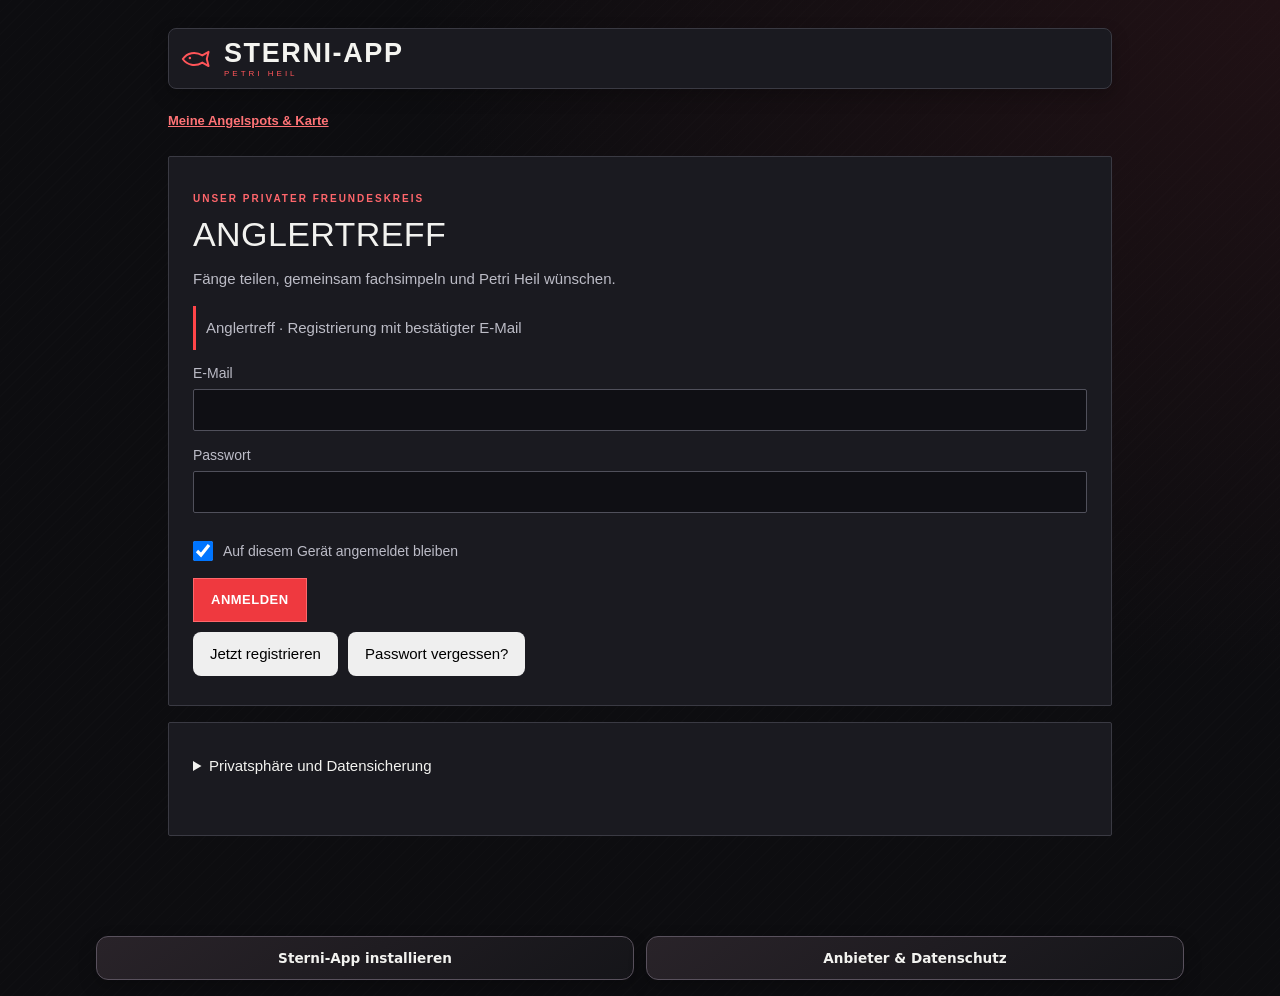
<file: anglertreff.html>
<!doctype html>
<html lang="de"><head><meta charset="utf-8"><meta name="viewport" content="width=device-width,initial-scale=1,viewport-fit=cover"><meta name="referrer" content="no-referrer"><title>Anglertreff · Sterni-App</title><link rel="stylesheet" href="./anglertreff-basis.css"><link rel="stylesheet" href="./anglertreff.css?v=return-2"><script src="./anglertreff-config.js" defer></script><script src="./anglertreff-hinweis.js?v=anglertreff-foto-1" defer></script><script src="./js/visitor-tracker.js" defer></script><script src="./anglertreff.js?v=auth-self-2" defer></script><link rel="stylesheet" href="./quiz-live.css?v=duell-status-1"><script src="./js/quiz-online.js?v=duell-status-1" defer></script><link rel="stylesheet" href="./legal-footer.css"><link rel="stylesheet" href="./responsive.css"></head>
<body class="treff-page"><style>.treff-top-return{display:none!important}.treff-topbar{margin:0 0 12px!important;padding:0!important;background:transparent!important;border:0!important}.treff-page .treff-topbar .treff-return-brand{display:flex!important;align-items:center!important;justify-content:flex-start!important;gap:11px!important;width:100%!important;min-height:61px!important;padding:9px 12px!important;border:1px solid #3a3a43!important;border-radius:8px!important;background:#1a1a20!important;color:#f4f4f0!important;text-decoration:none!important;box-shadow:0 7px 18px #0000003d}.treff-page .treff-topbar .treff-return-brand:hover{border-color:#ff4549!important;background:linear-gradient(140deg,#3c282f,#1c181e)!important}.treff-bottom-return{display:none!important}</style><main><p class="treff-top-return"><a class="text-button" href="./#start">← Zur Startseite</a></p>
<nav class="treff-topbar" aria-label="Sterni-App Navigation"><a class="treff-return-brand" href="./#start" aria-label="Zur Sterni-App Startseite"><svg viewBox="0 0 36 24" aria-hidden="true" fill="none" stroke="currentColor" stroke-width="2.2" stroke-linecap="round" stroke-linejoin="round"><path d="M2 12c5-7 14-9 22-4l7-4-2 8 2 8-7-4c-8 5-17 3-22-4Z"/><circle cx="10" cy="11" r="1.4" fill="currentColor" stroke="none"/></svg><span class="treff-return-copy"><b>STERNI-APP</b><small>PETRI HEIL</small></span></a></nav><a class="text-button" href="./#spots">Meine Angelspots &amp; Karte</a>
<section class="panel"><p class="eyebrow">UNSER PRIVATER FREUNDESKREIS</p><h1>Anglertreff</h1><p>Fänge teilen, gemeinsam fachsimpeln und Petri Heil wünschen.</p>
<p id="treff-mode"></p><p id="treff-status" role="status" aria-live="polite"></p>
<div id="treff-entry"><form id="treff-login" hidden><label>E-Mail<input name="email" type="email" autocomplete="username" required maxlength="254"></label><label>Passwort<input name="password" type="password" autocomplete="current-password" required maxlength="128"></label><label class="treff-remember"><input name="remember" type="checkbox" checked> Auf diesem Gerät angemeldet bleiben</label><button class="primary">Anmelden</button></form>
<div id="treff-access-help" hidden><button type="button" id="treff-register">Jetzt registrieren</button> <button type="button" id="treff-forgot">Passwort vergessen?</button><form id="treff-register-form" hidden><h2>Neu registrieren</h2><label>Anzeigename<input name="display_name" autocomplete="nickname" required maxlength="60"></label><label>E-Mail<input name="email" type="email" autocomplete="email" required maxlength="254"></label><label>Passwort<input name="password" type="password" autocomplete="new-password" required minlength="8" maxlength="128"></label><label>Passwort wiederholen<input name="password_confirm" type="password" autocomplete="new-password" required minlength="8" maxlength="128"></label><button class="primary">Registrierung starten</button><p>Nach der Bestätigung deiner E-Mail ist der Zugang automatisch freigeschaltet.</p></form><form id="treff-forgot-form" hidden><h2>Passwort zurücksetzen</h2><label>E-Mail<input name="email" type="email" autocomplete="email" required maxlength="254"></label><button class="primary">Link zum Zurücksetzen senden</button></form></div><button id="treff-demo" class="primary" hidden>Lokale Testvorschau öffnen</button></div>
<section id="treff-accept" hidden><h2 id="treff-accept-title">Deine Einladung</h2><p>Dieser persönliche Link ist einmalig und zeitlich begrenzt. Erst nach deinem Klick wird er eingelöst.</p><button type="button" id="treff-accept-button" class="primary">Einladung prüfen</button></section><form id="treff-password" hidden><h2 id="treff-password-title">Registrierung abschließen</h2><label>Eigenes Passwort festlegen<input name="password" type="password" autocomplete="new-password" minlength="8" maxlength="128" required></label><label>Passwort wiederholen<input name="password_confirm" type="password" autocomplete="new-password" minlength="8" maxlength="128" required></label><button class="primary">Passwort speichern und beitreten</button></form>
<div id="treff-session" hidden><p id="treff-user"></p><label id="treff-demo-switch" hidden>Testmitglied wechseln<select id="treff-person"><option value="christian">Christian (Test)</option><option value="freund">Angelfreund (Test)</option></select></label><button type="button" id="treff-change-password" hidden>Passwort ändern</button> <button id="treff-refresh" type="button">Übersicht aktualisieren</button> <button id="treff-delete-account" type="button" hidden>Konto dauerhaft löschen</button> <button id="treff-logout" type="button">Abmelden</button></div></section>
<div id="treff-content" hidden>
<p id="treff-admin-shortcut" hidden><a class="text-button" href="#treff-admin">Freundeskreis verwalten</a></p><p id="treff-stats-shortcut" hidden><a class="text-button" href="#treff-stats">Besucherstatistik</a></p>
<button id="treff-create" class="primary" type="button" aria-expanded="false">＋ Beitrag erstellen</button><section class="panel" id="treff-composer" hidden><div class="treff-tabs" role="group" aria-label="Beitragsart"><button type="button" data-compose="catch" aria-pressed="true">🎣 Fang teilen</button><button type="button" data-compose="news" aria-pressed="false">💬 Meldung schreiben</button></div><h2 id="treff-form-title">Deinen Fang teilen</h2><form id="treff-catch">
<label id="treff-news-title" hidden>Titel deiner Meldung *<input name="news_title" maxlength="80"></label><div class="form-grid" id="treff-catch-fields"><label>Fischart *<input name="fish" required maxlength="80"></label><label>Gewässer *<input name="water" required maxlength="160"></label><label>Länge (cm)<input name="length_cm" type="number" min="0.1" max="1000" step="0.1"></label><label>Gewicht (kg)<input name="weight_kg" type="number" min="0.001" max="2000" step="0.001"></label><label>Köder<input name="bait" maxlength="160"></label><label>Fangdatum *<input name="caught_on" type="date" required></label></div>
<label>Beschreibung<textarea name="description" rows="3" maxlength="3000"></textarea></label><div class="treff-photo-picker"><label>Fangfoto (optional, JPEG, PNG oder WebP, höchstens 15 MB)<input name="photo" type="file" accept="image/jpeg,image/png,image/webp"></label><button type="button" id="treff-camera-open" class="primary">📷 Kamera öffnen</button><input id="treff-camera" name="camera" type="file" accept="image/jpeg,image/png,image/webp" capture="environment" hidden><p id="treff-photo-status" role="status" aria-live="polite">Wähle ein Foto aus oder nimm mit dem Handy ein neues auf.</p><figure id="treff-photo-preview" hidden><img id="treff-photo-image" alt="Vorschau deines ausgewählten Fangfotos"><figcaption>Dieses verkleinerte Foto wird mit deinem Fang geteilt.</figcaption><button type="button" id="treff-photo-clear">Ausgewähltes Foto entfernen</button></figure></div><p>Bitte nur eigene Fotos mit Zustimmung abgebildeter Personen teilen. Fotos werden verkleinert und neu gespeichert, ohne ursprüngliche Standort-Metadaten. Keine genauen Angelplatz-Koordinaten erforderlich.</p>
<button class="primary" id="treff-save">Fangbericht teilen</button> <button type="button" id="treff-cancel">Abbrechen</button></form></section>
<section class="panel treff-overview"><h2>Neues aus unserem Freundeskreis</h2><div class="treff-tabs" role="group" aria-label="Beiträge auswählen"><button type="button" data-filter="all" aria-pressed="true">Alle</button><button type="button" data-filter="catch" aria-pressed="false">🎣 Fänge</button><button type="button" data-filter="news" aria-pressed="false">💬 Meldungen</button></div><p id="treff-feed-info" aria-live="polite">Neueste Beiträge zuerst</p><div id="treff-feed"></div></section><section id="treff-admin" class="panel" hidden><details id="treff-admin-details"><summary>Freundeskreis verwalten</summary><a class="treff-admin-home" href="./#start">Zur Startseite zurück</a><p>Nur du als Verwalter kannst einladen, Zugänge sperren und Wiederherstellungslinks erstellen. Erstelle einen persönlichen Link und verschicke ihn anschließend über WhatsApp, E-Mail oder die Teilen-Funktion. Du bestätigst den Versand selbst.</p><form id="treff-invite-form"><label>Anzeigename<input name="name" required maxlength="60"></label><label>E-Mail des eingeladenen Freundes<input name="email" type="email" required maxlength="254"></label><button class="primary">Persönlichen Einladungslink erstellen</button></form><div id="treff-admin-link" hidden><label>Persönlicher Zugangslink – nur an diese Person weitergeben<textarea id="treff-link-value" rows="3" readonly autocomplete="off"></textarea></label><p id="treff-share-help">Jetzt Einladung weitergeben:</p><button type="button" id="treff-share-link">📤 Einladung teilen</button> <button type="button" id="treff-whatsapp-link">WhatsApp öffnen</button> <button type="button" id="treff-email-link">E-Mail vorbereiten</button> <button type="button" id="treff-copy-link">Link kopieren</button> <button type="button" id="treff-clear-link">Link ausblenden</button><p>Dieser Link gewährt Zugang. Teile ihn persönlich. Ein neuer Link ersetzt den vorherigen desselben Typs.</p></div><h3>Mitglieder</h3><button type="button" id="treff-admin-refresh">Mitglieder aktualisieren</button><div id="treff-admin-members"></div><a class="treff-admin-home" href="./#start">Zur Startseite zurück</a></details></section><section id="treff-stats" class="panel" hidden><details id="treff-stats-details"><summary>Besucherstatistik</summary><a class="treff-admin-home" href="./#start">Zur Startseite zurück</a><p>Zentrale Auswertung aller App-Aufrufe. Aufrufe nicht eingewilligter Nutzer werden strikt anonym gezählt; namentliche Verläufe erscheinen ausschließlich bei erteilter Einwilligung.</p><div class="stats-kpi-grid"><div class="stats-kpi-card"><span class="stats-kpi-label">Heute</span><strong id="stats-kpi-today" class="stats-kpi-value">-</strong><small>Aufrufe</small></div><div class="stats-kpi-card"><span class="stats-kpi-label">Gestern</span><strong id="stats-kpi-yesterday" class="stats-kpi-value">-</strong><small>Aufrufe</small></div><div class="stats-kpi-card"><span class="stats-kpi-label">Insgesamt</span><strong id="stats-kpi-total" class="stats-kpi-value">-</strong><small>Aufrufe</small></div><div class="stats-kpi-card"><span class="stats-kpi-label">Aktive Bereiche</span><strong id="stats-kpi-areas" class="stats-kpi-value">-</strong><small>Bereiche genutzt</small></div></div><div class="stats-filter-bar"><div class="stats-filter-group"><label for="stats-filter-period">Zeitraum</label><select id="stats-filter-period"><option value="today">Heute</option><option value="yesterday">Gestern</option><option value="week" selected>Letzte 7 Tage</option><option value="month">Letzte 30 Tage</option><option value="all">Gesamter Zeitraum</option></select></div><div class="stats-filter-group"><label for="stats-filter-area">App-Bereich</label><select id="stats-filter-area"><option value="all">Alle Bereiche</option></select></div><div class="stats-filter-group"><label for="stats-filter-user">Besuchertyp</label><select id="stats-filter-user"><option value="all">Alle Besucher</option><option value="consented">Nur namentlich (mit Einwilligung)</option><option value="anonymous">Nur anonyme Aufrufe</option></select></div></div><h3>Häufigkeit der Nutzung einzelner Bereiche</h3><div id="stats-area-breakdown" class="stats-breakdown-list"></div><h3>Besuchsverlauf &amp; Protokoll</h3><p id="stats-log-info" class="treff-meta">Zeigt die neuesten Besuche im gewählten Filter.</p><div id="stats-log-list" class="stats-log-container"></div><div class="stats-actions"><button type="button" id="stats-refresh-btn" class="primary">Statistik aktualisieren</button> <button type="button" id="stats-cleanup-btn">Alte Daten bereinigen (> 90 Tage)</button></div><p id="stats-action-status" role="status" class="treff-meta"></p><a class="treff-admin-home" href="./#start">Zur Startseite zurück</a></details></section></div>
<section class="panel"><details><summary>Privatsphäre und Datensicherung</summary><p><a href="./#hinweise">Datenschutz und Ansprechpartner zum Anglertreff</a></p><div id="treff-consent-container" class="treff-consent-box"><p class="eyebrow">DATENSCHUTZ-EINSTELLUNG</p><h3>Freiwillige Nutzungsstatistik</h3><label class="check"><input type="checkbox" id="treff-analytics-consent-check"><span>Ich willige ein, dass meine besuchten Seiten und Zeitpunkte in der Sterni-App mit meinem Mitgliedsnamen zur internen Statistik für den Administrator erfasst werden.</span></label><p class="treff-meta">Diese Einwilligung ist freiwillig und kann jederzeit widerrufen werden. Ohne Einwilligung werden deine Aufrufe ausschließlich anonym gezählt. Die normale App-Nutzung bleibt uneingeschränkt.</p><p id="treff-consent-status" role="status" class="treff-meta"></p></div><p id="treff-privacy">Die Testvorschau läuft nur in diesem Browserfenster. Sie lädt nichts hoch und verliert ihre Testeinträge beim Neuladen. Sie ist kein geschützter gemeinsamer Treff.</p><p>Das bisherige persönliche Fangtagebuch bleibt getrennt. Dessen Export enthält keine Anglertreff-Beiträge. Private Berichte und Fotos werden nicht für die Offline-Nutzung gespeichert. Bei gemeinsam genutzten Geräten nach dem Besuch abmelden.</p></details></section>
<p class="treff-bottom-return"><a class="text-button" href="./#start">Zur Startseite zurück</a></p></main><!-- APP-LEGAL-START --><footer class="app-legal-footer" aria-label="Sterni-App-Footer"><div class="app-footer-actions"><a class="app-install" href="./#installation">Sterni-App installieren</a><a class="legal-tile-link" href="./#hinweise">Anbieter &amp; Datenschutz</a></div></footer><!-- APP-LEGAL-END --></body></html>
</file>
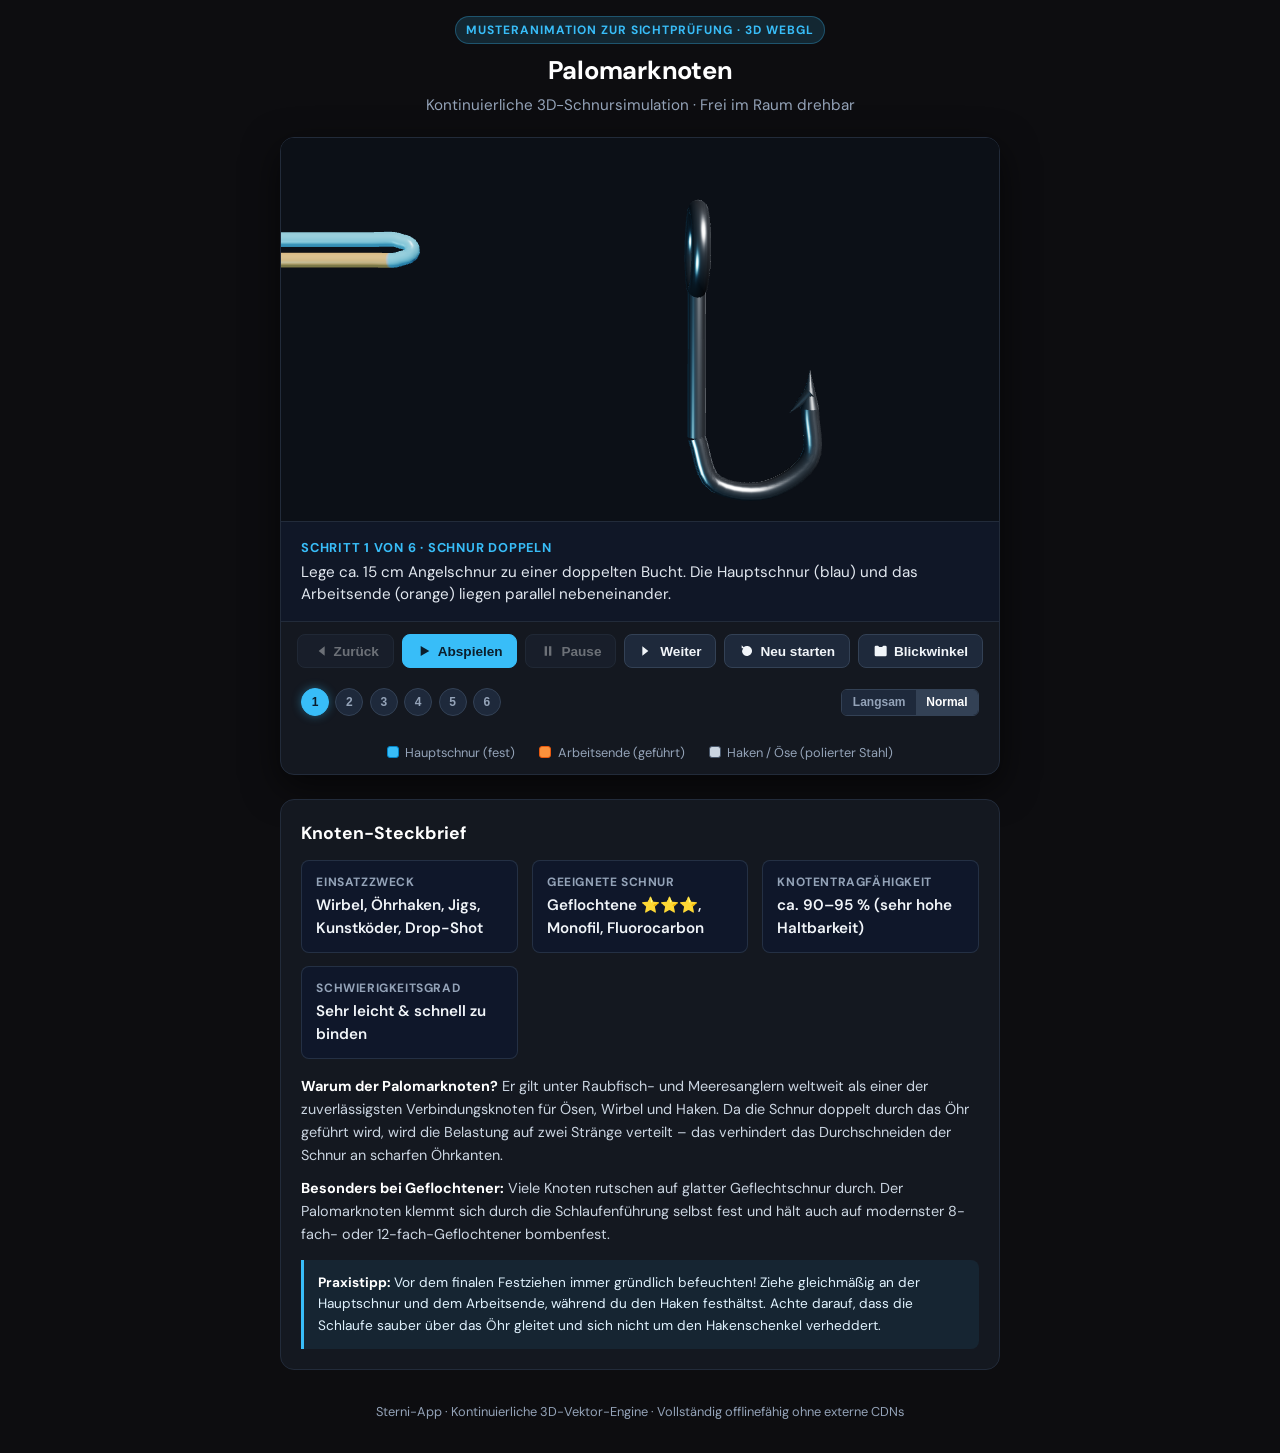
<file: knoten-vorschau.html>
<!DOCTYPE html>
<html lang="de">
<head>
  <meta charset="UTF-8">
  <meta name="viewport" content="width=device-width, initial-scale=1.0">
  <meta name="color-scheme" content="dark">
  <meta name="theme-color" content="#0d0d10">
  <title>Palomarknoten · Interaktive 3D-Musteranimation (Sterni-App)</title>
  <link rel="preconnect" href="https://fonts.googleapis.com">
  <link rel="preconnect" href="https://fonts.gstatic.com" crossorigin>
  <link href="https://fonts.googleapis.com/css2?family=DM+Sans:wght@400;500;700&display=swap" rel="stylesheet">
  <style>
    :root {
      --bg: #0d0d10;
      --card-bg: #141820;
      --card-border: #222b3a;
      --text: #f1f5f9;
      --muted: #94a3b8;
      --blue: #38bdf8;
      --orange: #fb923c;
      --metal: #cbd5e1;
      --accent: #0284c7;
    }
    * { box-sizing: border-box; margin: 0; padding: 0; }
    body {
      background: var(--bg);
      color: var(--text);
      font-family: 'DM Sans', -apple-system, BlinkMacSystemFont, 'Segoe UI', Roboto, sans-serif;
      line-height: 1.5;
      padding: 1rem;
      min-height: 100vh;
      display: flex;
      flex-direction: column;
      align-items: center;
    }
    .container {
      width: 100%;
      max-width: 720px;
      margin: 0 auto;
    }
    header {
      margin-bottom: 1.25rem;
      text-align: center;
    }
    .badge {
      display: inline-block;
      font-size: 0.75rem;
      font-weight: 700;
      text-transform: uppercase;
      letter-spacing: 0.08em;
      padding: 0.25rem 0.65rem;
      border-radius: 999px;
      background: rgba(56, 189, 248, 0.15);
      color: var(--blue);
      border: 1px solid rgba(56, 189, 248, 0.3);
      margin-bottom: 0.5rem;
    }
    h1 {
      font-size: 1.6rem;
      font-weight: 700;
      color: #fff;
      letter-spacing: -0.01em;
    }
    .subtitle {
      color: var(--muted);
      font-size: 0.95rem;
      margin-top: 0.25rem;
    }

    /* 3D Player Card */
    .player-card {
      background: var(--card-bg);
      border: 1px solid var(--card-border);
      border-radius: 14px;
      overflow: hidden;
      box-shadow: 0 12px 36px rgba(0, 0, 0, 0.6);
    }
    .ka-stage {
      position: relative;
      width: 100%;
      aspect-ratio: 600 / 320;
      background: #0c1017;
      display: flex;
      align-items: center;
      justify-content: center;
      overflow: hidden;
    }
    .ka-stage canvas {
      width: 100% !important;
      height: 100% !important;
      display: block;
    }

    /* 3D Hint */
    .camera-hint {
      position: absolute;
      top: 10px;
      right: 12px;
      font-size: 0.72rem;
      color: var(--muted);
      background: rgba(15, 23, 42, 0.75);
      backdrop-filter: blur(4px);
      padding: 0.25rem 0.55rem;
      border-radius: 6px;
      border: 1px solid rgba(51, 65, 85, 0.6);
      pointer-events: none;
      display: flex;
      align-items: center;
      gap: 0.35rem;
    }

    /* Caption */
    .ka-caption {
      padding: 1rem 1.25rem;
      background: rgba(15, 23, 42, 0.7);
      border-top: 1px solid var(--card-border);
      border-bottom: 1px solid var(--card-border);
    }
    .ka-step-label {
      font-size: 0.8rem;
      font-weight: 700;
      text-transform: uppercase;
      letter-spacing: 0.06em;
      color: var(--blue);
      margin-bottom: 0.25rem;
    }
    .ka-text {
      font-size: 0.95rem;
      color: #e2e8f0;
      line-height: 1.45;
    }

    /* Controls */
    .ka-controls {
      display: flex;
      align-items: center;
      justify-content: center;
      gap: 0.5rem;
      padding: 0.75rem 1rem;
      flex-wrap: wrap;
    }
    .ka-btn {
      display: inline-flex;
      align-items: center;
      gap: 0.35rem;
      padding: 0.5rem 0.85rem;
      border-radius: 8px;
      font-size: 0.85rem;
      font-weight: 600;
      background: #1e293b;
      color: #f1f5f9;
      border: 1px solid #334155;
      cursor: pointer;
      transition: background 0.15s, border-color 0.15s, transform 0.1s;
      user-select: none;
      -webkit-tap-highlight-color: transparent;
    }
    .ka-btn:hover:not(:disabled) {
      background: #334155;
      border-color: #475569;
    }
    .ka-btn:active:not(:disabled) {
      transform: scale(0.97);
    }
    .ka-btn:disabled {
      opacity: 0.4;
      cursor: not-allowed;
    }
    .ka-btn svg {
      width: 16px;
      height: 16px;
      fill: currentColor;
    }
    .ka-play {
      background: var(--blue);
      color: #0b1e2c;
      border-color: var(--blue);
    }
    .ka-play:hover:not(:disabled) {
      background: #7dd3fc;
      border-color: #7dd3fc;
    }

    /* Meta: Dots & Speed */
    .ka-meta {
      display: flex;
      align-items: center;
      justify-content: space-between;
      padding: 0.5rem 1.25rem 0.9rem;
      flex-wrap: wrap;
      gap: 0.75rem;
    }
    .ka-dots {
      display: flex;
      align-items: center;
      gap: 0.4rem;
    }
    .ka-dot {
      width: 28px;
      height: 28px;
      border-radius: 50%;
      border: 1px solid #334155;
      background: #1e293b;
      color: var(--muted);
      font-size: 0.75rem;
      font-weight: 700;
      cursor: pointer;
      display: flex;
      align-items: center;
      justify-content: center;
      transition: all 0.15s;
    }
    .ka-dot:hover {
      border-color: var(--blue);
      color: #fff;
    }
    .ka-dot.is-active {
      background: var(--blue);
      color: #0b1e2c;
      border-color: var(--blue);
      box-shadow: 0 0 10px rgba(56, 189, 248, 0.4);
    }
    .ka-dot.is-done {
      border-color: rgba(56, 189, 248, 0.4);
      color: var(--blue);
    }

    .ka-speed {
      display: flex;
      align-items: center;
      border: 1px solid #334155;
      border-radius: 6px;
      overflow: hidden;
    }
    .ka-speed button {
      background: #1e293b;
      color: var(--muted);
      border: none;
      padding: 0.35rem 0.65rem;
      font-size: 0.75rem;
      font-weight: 600;
      cursor: pointer;
      transition: all 0.15s;
    }
    .ka-speed button[aria-pressed="true"] {
      background: #334155;
      color: #fff;
    }

    /* Legend */
    .legend {
      display: flex;
      align-items: center;
      justify-content: center;
      gap: 1.5rem;
      padding: 0.75rem;
      font-size: 0.8rem;
      color: var(--muted);
    }
    .legend-item {
      display: flex;
      align-items: center;
      gap: 0.4rem;
    }
    .legend-dot {
      width: 12px;
      height: 12px;
      border-radius: 3px;
    }
    .legend-blue { background: var(--blue); border: 1px solid #0284c7; }
    .legend-orange { background: var(--orange); border: 1px solid #ea580c; }
    .legend-metal { background: var(--metal); border: 1px solid #475569; }

    /* Profile / Steckbrief */
    .profile-card {
      margin-top: 1.5rem;
      background: var(--card-bg);
      border: 1px solid var(--card-border);
      border-radius: 14px;
      padding: 1.25rem;
    }
    .profile-card h2 {
      font-size: 1.1rem;
      font-weight: 700;
      color: #fff;
      margin-bottom: 0.85rem;
      display: flex;
      align-items: center;
      gap: 0.5rem;
    }
    .grid {
      display: grid;
      grid-template-columns: repeat(auto-fit, minmax(200px, 1fr));
      gap: 0.85rem;
      margin-bottom: 1rem;
    }
    .grid-item {
      background: #0f172a;
      padding: 0.75rem 0.9rem;
      border-radius: 8px;
      border: 1px solid rgba(51, 65, 85, 0.6);
    }
    .grid-label {
      font-size: 0.75rem;
      text-transform: uppercase;
      font-weight: 700;
      color: var(--muted);
      letter-spacing: 0.05em;
      margin-bottom: 0.2rem;
    }
    .grid-value {
      font-size: 0.95rem;
      color: #f1f5f9;
      font-weight: 600;
    }
    .prose {
      font-size: 0.9rem;
      color: #cbd5e1;
      line-height: 1.6;
    }
    .prose p { margin-bottom: 0.6rem; }
    .prose strong { color: #fff; }
    .tip-box {
      margin-top: 0.85rem;
      background: rgba(56, 189, 248, 0.08);
      border-left: 3px solid var(--blue);
      padding: 0.75rem 0.9rem;
      border-radius: 0 8px 8px 0;
      font-size: 0.85rem;
      color: #e0f2fe;
    }

    footer {
      margin-top: 2rem;
      text-align: center;
      font-size: 0.8rem;
      color: var(--muted);
      padding-bottom: 1rem;
    }
  </style>
</head>
<body>
  <div class="container">
    <header>
      <span class="badge">Musteranimation zur Sichtprüfung · 3D WebGL</span>
      <h1>Palomarknoten</h1>
      <p class="subtitle">Kontinuierliche 3D-Schnursimulation · Frei im Raum drehbar</p>
    </header>

    <div class="player-card">
      <div id="knot-player"></div>
      <div class="legend">
        <div class="legend-item"><span class="legend-dot legend-blue"></span> Hauptschnur (fest)</div>
        <div class="legend-item"><span class="legend-dot legend-orange"></span> Arbeitsende (geführt)</div>
        <div class="legend-item"><span class="legend-dot legend-metal"></span> Haken / Öse (polierter Stahl)</div>
      </div>
    </div>

    <div class="profile-card">
      <h2>Knoten-Steckbrief</h2>
      <div class="grid">
        <div class="grid-item">
          <div class="grid-label">Einsatzzweck</div>
          <div class="grid-value">Wirbel, Öhrhaken, Jigs, Kunstköder, Drop-Shot</div>
        </div>
        <div class="grid-item">
          <div class="grid-label">Geeignete Schnur</div>
          <div class="grid-value">Geflochtene ⭐⭐⭐, Monofil, Fluorocarbon</div>
        </div>
        <div class="grid-item">
          <div class="grid-label">Knotentragfähigkeit</div>
          <div class="grid-value">ca. 90–95 % (sehr hohe Haltbarkeit)</div>
        </div>
        <div class="grid-item">
          <div class="grid-label">Schwierigkeitsgrad</div>
          <div class="grid-value">Sehr leicht & schnell zu binden</div>
        </div>
      </div>
      <div class="prose">
        <p><strong>Warum der Palomarknoten?</strong> Er gilt unter Raubfisch- und Meeresanglern weltweit als einer der zuverlässigsten Verbindungsknoten für Ösen, Wirbel und Haken. Da die Schnur doppelt durch das Öhr geführt wird, wird die Belastung auf zwei Stränge verteilt – das verhindert das Durchschneiden der Schnur an scharfen Öhrkanten.</p>
        <p><strong>Besonders bei Geflochtener:</strong> Viele Knoten rutschen auf glatter Geflechtschnur durch. Der Palomarknoten klemmt sich durch die Schlaufenführung selbst fest und hält auch auf modernster 8-fach- oder 12-fach-Geflochtener bombenfest.</p>
        <div class="tip-box">
          <strong>Praxistipp:</strong> Vor dem finalen Festziehen immer gründlich befeuchten! Ziehe gleichmäßig an der Hauptschnur und dem Arbeitsende, während du den Haken festhältst. Achte darauf, dass die Schlaufe sauber über das Öhr gleitet und sich nicht um den Hakenschenkel verheddert.
        </div>
      </div>
    </div>

    <footer>
      Sterni-App · Kontinuierliche 3D-Vektor-Engine · Vollständig offlinefähig ohne externe CDNs
    </footer>
  </div>

  <script src="js/three.min.js"></script>
  <script src="js/knot-animator-3d.js"></script>
  <script src="js/knots/palomar-3d.js"></script>
  <script>
    document.addEventListener('DOMContentLoaded', () => {
      const container = document.getElementById('knot-player');
      if (window.STERNI_KNOT_ANIMATOR_3D && window.STERNI_KNOT_PALOMAR_3D) {
        window.player = window.STERNI_KNOT_ANIMATOR_3D.mount(container, window.STERNI_KNOT_PALOMAR_3D);
      }
    });
  </script>
</body>
</html>
</file>
<file: anglertreff-basis.css>
:root{--ink:#173a32;--green:#245848;--muted:#758078;--paper:#f6f7f2;--line:#e2e6dd}*{box-sizing:border-box}body{margin:0;background:var(--paper);color:var(--ink);font-family:'DM Sans',Arial,sans-serif;font-size:15px}aside{width:242px;position:fixed;inset:0 auto 0 0;background:#fff;border-right:1px solid var(--line);padding:36px 24px}.brand{display:flex;gap:12px;align-items:center;text-decoration:none;color:var(--ink);font-size:30px}.brand b{font-size:23px}.brand span{display:block;font-size:9px;letter-spacing:2px;margin-top:5px}nav{display:grid;gap:12px;margin-top:64px}button{font:inherit;cursor:pointer;border:0;border-radius:8px;padding:13px 17px}nav button{background:transparent;text-align:left;color:#68736d}nav button.active{background:#eaf0e7;color:var(--green);font-weight:700}.aside-bottom{position:absolute;bottom:28px;color:var(--muted);font-size:13px;line-height:1.8}main{margin-left:242px;padding:28px 44px;max-width:1700px}header{display:flex;justify-content:space-between;font-size:10px;letter-spacing:1.5px;color:var(--muted);margin-bottom:32px}.hero{display:grid;grid-template-columns:1.1fr 1fr;background:#e9eedf;border-radius:16px;overflow:hidden;min-height:360px}.hero>div:first-child{padding:38px}.eyebrow{font-size:10px;letter-spacing:2px;font-weight:700;color:#64775a}h1{font-family:Manrope,Arial,sans-serif;font-size:42px;line-height:1.17;letter-spacing:-1.6px;margin:18px 0}h2{font-size:22px;letter-spacing:-.5px}h3{font-size:21px;letter-spacing:-.5px;margin:22px 0 12px}p{line-height:1.7;color:#69756b}.primary{background:var(--green);color:white;font-size:13px;font-weight:600}.hero .primary{margin-top:10px}.landscape{position:relative;overflow:hidden;background:linear-gradient(#d8dfc3,#e9edda);min-height:300px}.sun{width:76px;height:76px;background:#f7f1d1;border-radius:50%;position:absolute;top:45px;right:65px}.hill{position:absolute;border-radius:50% 50% 0 0;width:130%;height:180px;left:-20%;top:130px;transform:rotate(-9deg);background:#a5b599}.hill.two{left:25%;top:180px;transform:rotate(15deg);background:#7b9982}.water{position:absolute;inset:65% 0 0;background:repeating-linear-gradient(178deg,#a5bcb0 0px,#a5bcb0 12px,#b4c7b8 14px,#b4c7b8 15px)}.reeds{position:absolute;bottom:20px;right:25px;font-size:80px;color:#43694c;letter-spacing:-25px}.landscape span{position:absolute;bottom:22px;left:25px;font-size:9px;letter-spacing:2px;color:#345242}.section-title{display:flex;align-items:center;justify-content:space-between;margin:22px 0 5px}.section-title span{font-size:12px;color:var(--muted)}.cards{display:grid;grid-template-columns:repeat(3,minmax(0,1fr));gap:18px}article,.panel{background:white;border:1px solid var(--line);border-radius:12px;padding:24px}.card-top{display:flex;justify-content:space-between;gap:8px;font-size:10px;letter-spacing:1px;font-weight:700}.card-top>span:last-child{color:#7d887c;font-size:9px}.tag{background:#f0f3eb;padding:3px 7px;border-radius:4px}article p{font-size:13px}.text-button{background:transparent;color:var(--green);padding:12px 0;font-weight:600;font-size:13px}.progress-label{font-size:12px;padding-top:10px;color:var(--muted)}.spot-banner{display:flex;align-items:center;justify-content:space-between;margin-top:20px;background:#edf0e7}.spot-banner h2{margin:8px 0}.spot-banner p{margin:0}footer{display:flex;justify-content:space-between;font-size:10px;color:#8b948a;padding:28px 0;gap:20px}input,textarea{font:inherit;border:1px solid #d8ded3;border-radius:7px;padding:11px;width:100%;background:#fbfcf8;color:var(--ink)}label{display:block;font-size:12px;color:#657565}label input,label textarea{margin:8px 0 16px}.input-row{display:flex;gap:6px}.input-row input{min-width:0}.input-row button{padding:10px}.weather a{font-size:10px;color:var(--muted)}#weather-data{font-size:13px;line-height:1.9}.temp{font-size:37px;font-weight:700}#weather-status{font-size:12px}.form-grid{display:grid;grid-template-columns:1fr 1fr;gap:0 20px}#spot-form{margin:25px 0}.check{display:flex;align-items:center;gap:14px;padding:18px 0;border-bottom:1px solid var(--line);font-size:15px;cursor:pointer}.check input{width:20px;height:20px;margin:0;accent-color:var(--green)}.check:has(input:checked){color:#8a968a;text-decoration:line-through}.view[hidden]{display:none}.spot-card p{white-space:pre-wrap;overflow-wrap:anywhere}.empty{grid-column:1/-1;padding:30px;border:1px dashed #c4d0c1;border-radius:12px}button:focus-visible,a:focus-visible{outline:3px solid #b89843;outline-offset:4px}@media(max-width:1100px){main{padding:25px}.cards{grid-template-columns:1fr}.hero{grid-template-columns:1.2fr 1fr}h1{font-size:34px}.section-title span{display:none}}@media(min-width:0px){aside{position:static;width:auto;padding:18px;border-right:0}.brand{font-size:24px}.brand b{font-size:20px}nav{display:flex;overflow:auto;margin-top:20px;gap:5px}nav button{white-space:nowrap;font-size:12px;padding:10px}.aside-bottom{display:none}main{margin:0;padding:18px}header{font-size:8px;margin-bottom:20px;gap:12px}.hero{grid-template-columns:1fr}.hero>div:first-child{padding:26px}.landscape{min-height:210px}.hill{top:70px}.hill.two{top:120px}.hero h1{font-size:36px}.spot-banner{display:block}.spot-banner button{margin-top:20px}.form-grid{grid-template-columns:1fr}footer{display:block;line-height:1.8}footer span{display:block}}

.pegel-box{margin-top:20px;padding-top:15px;border-top:1px solid var(--line)}.pegel-box h4{font-size:15px;margin:0 0 12px}.pegel-box select{display:block;width:100%;margin-top:8px;padding:9px;border:1px solid var(--line);border-radius:6px;background:var(--paper);color:var(--ink);font:inherit}.pegel-box .pegel-value{font-size:30px;font-weight:700;color:var(--ink);margin:12px 0 0}.pegel-box .pegel-time,.pegel-box .pegel-note{font-size:11px;margin:4px 0}.pegel-box .pegel-warning{color:#9a580c;font-weight:600;font-size:12px}

.fishing-scene{background:#c7d8c9;display:flex;align-items:stretch}.fishing-scene>svg{display:block;width:100%;height:100%;min-height:360px;object-fit:cover}.fishing-scene>span{color:#f5ecd1;background:#244d44cc;padding:8px 10px;border-radius:5px;bottom:18px;left:20px;font-size:8px}.card-art{width:96px;height:48px;display:block;margin-top:18px}.card-art+h3{margin-top:10px}.spot-banner{background:radial-gradient(ellipse at 82% 110%,#d0dfcc 0,transparent 55%),#edf0e7}@media(min-width:0px){.fishing-scene>svg{min-height:0;height:auto;max-height:320px}.fishing-scene{min-height:0}}
.quick-links{display:grid;grid-template-columns:repeat(4,minmax(0,1fr));gap:16px;margin:6px 0 28px}.quick-link{display:block;overflow:hidden;padding:0 0 17px;background:white;border:1px solid var(--line);text-align:left;border-radius:12px;color:var(--ink);transition:transform .18s,box-shadow .18s}.quick-link:hover{transform:translateY(-4px);box-shadow:0 9px 22px #234c4014}.quick-link>svg{display:block;width:100%;height:120px;object-fit:cover}.quick-label{display:flex;justify-content:space-between;gap:6px;padding:15px 16px 5px;font-size:15px;font-weight:700}.quick-label>span{color:#66876b}.quick-link small{display:block;padding:0 16px;font-size:11px;color:var(--muted)}.quick-title{margin-top:28px}@media(max-width:1100px){.quick-links{grid-template-columns:repeat(2,minmax(0,1fr))}}@media(max-width:380px){.quick-links{gap:10px}.quick-label{font-size:13px;padding-left:11px;padding-right:11px}.quick-link small{padding:0 11px;font-size:10px}.quick-link>svg{height:95px}}@media(prefers-reduced-motion:reduce){.quick-link{transition:none}}
.water-profile{margin:24px 0;background:linear-gradient(135deg,#f3f6ec,#fff);padding:28px}.water-profile h2{font-size:27px}.fish-chips{display:flex;flex-wrap:wrap;gap:8px;margin:16px 0}.fish-chips span{background:#e3eddf;color:#315e49;padding:8px 12px;border-radius:20px;font-size:12px}.water-profile .profile-note{font-size:12px;color:#76806d}.water-profile select{display:block;margin-top:8px;min-width:180px;padding:11px;border:1px solid #cbd9c4;border-radius:7px;color:var(--ink);background:white;font:inherit}.fish-tips{display:grid;grid-template-columns:repeat(3,minmax(0,1fr));gap:16px;margin:18px 0}.fish-tips>div{padding:17px;background:white;border:1px solid var(--line);border-radius:9px}.fish-tips h4{margin:0;font-size:14px}.profile-rules{padding-top:5px;border-top:1px solid var(--line)}.water-profile a{display:inline-block;color:var(--green);font-size:12px;margin:4px 16px 8px 0}.profile-sources{margin-top:18px}.profile-sources summary{cursor:pointer;color:var(--green);font-size:13px}.profile-sources a{display:block}@media(min-width:0px){.fish-tips{grid-template-columns:1fr}.water-profile{padding:20px}}.spot-auto{margin-top:22px;border-top:1px solid var(--line)}.spot-auto:empty{display:none}.spot-auto select{width:100%;padding:12px;margin:10px 0;border:1px solid var(--line);border-radius:8px;background:var(--paper);color:var(--ink)}.spot-auto a{color:var(--green);font-size:12px}

.hero{grid-template-columns:.85fr 1.35fr;align-items:start}.trip-hub{min-width:0;background:#e0e9d9}.trip-hub .fishing-scene{height:260px;min-height:0}.trip-hub .fishing-scene>svg{min-height:0;width:100%;height:100%}.trip-hub .quick-title{padding:0 18px;margin:18px 0 10px}.trip-hub .quick-title h2{font-size:19px;margin:0}.trip-hub .quick-title>span{display:none}.trip-hub .quick-links{padding:0 18px 18px;margin:0;grid-template-columns:repeat(2,minmax(0,1fr));gap:12px;scroll-margin-top:18px}.trip-hub .quick-link>svg{height:80px}.trip-hub .quick-link{padding-bottom:12px}.trip-hub .quick-label{padding-top:10px}.trip-start{display:inline-block;text-decoration:none;padding:13px 17px;border-radius:8px;margin-top:10px}.trip-start:focus-visible{outline:3px solid #b89843;outline-offset:4px}@media(max-width:900px){.hero{grid-template-columns:1fr}.trip-hub .fishing-scene{height:240px}.trip-hub .quick-link>svg{height:95px}}.daily-joke{margin-top:25px;padding:18px 18px 18px 21px;border-left:3px solid #94ad75;background:#ffffff55;border-radius:0 10px 10px 0}.daily-joke .eyebrow{margin:0 0 9px;font-size:9px}.daily-joke #anglerwitz{margin:0;font-size:16px;line-height:1.75;color:#456046}

#start>.cards{grid-template-columns:1fr;margin-top:22px}#start>.cards>.weather{max-width:none}

#weather-location-choices select{display:block;width:100%;padding:10px;margin-top:7px;border:1px solid var(--line);border-radius:7px;background:var(--paper);color:var(--ink)}#weather-location-choices{margin-top:14px}.weather h3{overflow-wrap:anywhere}

#wissen .panel{margin:20px 0;scroll-margin-top:20px}#wissen details{padding:16px 0;border-bottom:1px solid var(--line)}#wissen summary{cursor:pointer;font-weight:600;line-height:1.6}#wissen li{margin:10px 0;line-height:1.65;color:#657565}#wissen a{color:var(--green);font-size:13px}#wissen details[hidden]{display:none}.wissen-nav{display:flex;flex-wrap:wrap;gap:10px;margin:20px 0}.wissen-nav a{padding:11px 16px;border-radius:20px;background:#e3eddf;text-decoration:none}#wissen .profile-note{font-size:12px;color:var(--muted)}

.knot-gallery{display:grid;grid-template-columns:repeat(3,minmax(0,1fr));gap:16px;margin:18px 0}.knot-gallery figure{margin:0;border:1px solid var(--line);border-radius:12px;overflow:hidden;background:#fff}.knot-gallery svg{display:block;width:100%;height:auto}.knot-gallery figcaption{padding:13px}.knot-gallery figcaption b{font-size:13px;display:block}.knot-gallery figcaption span{font-size:12px;line-height:1.6;display:block;margin-top:7px;color:var(--muted)}.knot-legend{display:flex;flex-wrap:wrap;gap:15px;margin-top:18px;font-size:12px;color:#2c6a55}.knot-legend span:nth-child(2){color:#a36437}@media(max-width:750px){.knot-gallery{grid-template-columns:repeat(2,minmax(0,1fr))}}@media(max-width:420px){.knot-gallery{grid-template-columns:1fr}}

/* FrühCheck · Outdoor Edition */
:root{--ink:#e7ece3;--green:#c7955f;--muted:#99aaa1;--paper:#101b19;--line:#30403a}body{background:radial-gradient(ellipse at 80% 0,#233c34 0,transparent 55%),#101b19;color:var(--ink)}aside{background:#0d1715;border-color:#283b32}.brand{color:#edf0e3}.brand span{color:#9bad9c}nav button{color:#acb8af;border-radius:5px}nav button.active{background:#263b2d;color:#e9d2a4;border-left:3px solid #c7955f}main{padding:30px 40px}header{color:#95a79a;font-size:9px;letter-spacing:2px}h1,h2,h3{color:#eef0e6}h1{font-size:52px;font-weight:800;letter-spacing:-2px}p{color:#b0bdb0}.hero{display:flex;flex-direction:column;background:transparent;border-radius:0;overflow:visible;gap:28px}.hero>div:first-child{padding:0;display:grid;grid-template-columns:1.2fr 1fr;gap:35px;align-items:center;width:100%}.hero h1{margin:4px 0 16px}.daily-joke{background:#1d2e26;border-left-color:#c7955f;margin:0;padding:18px 22px;border-radius:0 6px 6px 0}.daily-joke .eyebrow{color:#c4a176;letter-spacing:2px}.daily-joke #anglerwitz{color:#d2dacb;font-size:14px}.trip-hub{width:100%;background:transparent}.trip-hub .fishing-scene{height:290px;border:1px solid #3d5145;border-radius:8px;overflow:hidden;background:#172c29}.trip-hub .fishing-scene>svg{height:100%;width:100%;max-height:none}.trip-hub .quick-links{padding:0;margin:18px 0 0;gap:14px;grid-template-columns:repeat(4,minmax(0,1fr))}.quick-link{position:relative;background:linear-gradient(145deg,#263c30,#192921);border:1px solid #405342;border-radius:7px;padding:22px 16px 18px;color:#eef0e6}.quick-link:hover{background:linear-gradient(145deg,#334b36,#21362a);border-color:#b18a55;box-shadow:0 10px 25px #0005}.quick-link .tile-icon{width:47px;height:47px;background:none;margin:0 0 18px;display:block;color:#c9aa76}.trip-hub .quick-label{padding:0;font-size:15px}.quick-label>span{color:#c9aa76}.quick-link small{padding:7px 0 0;color:#9eaf9e;font-size:11px}.weather,article,.panel{background:#192922;border-color:#34483b;border-radius:8px}.card-top{color:#c9aa76}.card-top>span:last-child{color:#a7b39e}.primary{background:#c89b63;color:#15221a;border-radius:5px}.text-button{color:#d6b681}input,textarea,.spot-auto select,.water-profile select,#weather-location-choices select,.pegel-box select{background:#102019;color:#e3e9dd;border-color:#425644;border-radius:5px}label{color:#b8c5b0}.weather a,.water-profile a,#wissen a,.spot-auto a{color:#c3ab80}#start>.cards{margin-top:26px}.pegel-box .pegel-value{color:#ecddbd}.pegel-box .pegel-warning{color:#e7b574}.water-profile{background:linear-gradient(120deg,#223b2b,#182820)}.fish-chips span{background:#304c33;color:#dce6cb}.fish-tips>div{background:#182b20;border-color:#3d543e}.profile-note{color:#9eaf97}.wissen-nav a{background:#2c4430!important;color:#e1d2af!important}.knot-gallery figure{background:#203329;border-color:#465940}.knot-gallery figcaption{color:#e2e9d8}.knot-gallery figcaption span{color:#aaba9e}.knot-gallery svg{background:#f3f5ec}.knot-legend{color:#a7c59b}.knot-legend span:nth-child(2){color:#d1a16e}footer{color:#889a8b;border-top:1px solid #2b3e30;margin-top:30px}.aside-bottom{color:#879d8b}.eyebrow{color:#b4b68a}#wissen li{color:#bac8b0}.empty{border-color:#435c41;color:#bccab4}.tag{background:#334b31;color:#bacbaf}
@media(max-width:1100px){.trip-hub .quick-links{grid-template-columns:repeat(2,minmax(0,1fr))}.hero>div:first-child{grid-template-columns:1fr;gap:8px}h1{font-size:44px}}@media(min-width:0px){aside{background:#0d1715;padding:18px}main{padding:22px 18px}.hero h1{font-size:40px}.trip-hub .fishing-scene{height:210px}.quick-link{padding:18px 14px}.trip-hub .quick-label{font-size:14px}header{font-size:8px}.daily-joke #anglerwitz{font-size:13px}.hero{gap:22px}}.trip-hub .quick-link>svg.tile-icon{width:47px;height:47px;min-height:0;margin:0 0 18px}.water-profile .profile-note{color:#a9b99d}.fish-tips p{color:#b0bdb0}
body:has(#start:not([hidden])) nav button[data-tab="start"]{display:none}

.weather-fish{margin-top:22px;padding-top:16px;border-top:1px solid var(--line)}.weather-fish h4{font-size:17px;margin:0 0 12px;color:#d8bd90}.weather-fish ul{padding-left:20px;line-height:1.9;font-size:14px}.weather-fish .profile-note{font-size:12px;color:#a7b59e}.weather-fish strong{color:#e5dbc3}

.reader-tools{display:grid;grid-template-columns:auto 1fr;gap:24px;align-items:center;background:#21362a;border:1px solid #40543e;border-radius:8px;padding:20px;margin:24px 0}.reader-tools .eyebrow{font-size:9px}.reader-tools p{font-size:13px;margin:0}.experience-switch{display:flex;gap:5px;margin-top:10px}.experience-switch button{background:#14241a;color:#aebda5;padding:10px 16px;border:1px solid #40543e;font-size:12px}.experience-switch button[aria-pressed=true]{background:#c49b64;color:#172418;border-color:#c49b64}.wissen-search{margin:22px 0}.wissen-search input{margin:8px 0 0}.wissen-search p{font-size:12px}.advanced-knowledge[hidden]{display:none}.trip-status{margin:0 0 15px;padding:10px 0 22px;border-bottom:1px solid var(--line)}.trip-status>div{display:flex;gap:15px;align-items:baseline}.trip-status strong{font-size:28px;color:#d6b57d}.trip-status span{font-size:13px;color:var(--muted)}.trip-status progress{width:100%;height:8px;margin-top:13px;accent-color:#c49b64}.trip-status progress::-webkit-progress-bar{background:#0f2117;border-radius:5px}.trip-status progress::-webkit-progress-value{background:#c49b64;border-radius:5px}.weather-stats{display:grid;grid-template-columns:repeat(3,minmax(0,1fr));gap:12px;margin:22px 0}.weather-stats>div{padding:18px;background:#102119;border:1px solid #3c513c;border-radius:6px}.weather-stats span{display:block;font-size:11px;color:#a6b79b;margin-bottom:9px}.weather-stats strong{font-size:26px;color:#efdfbe;letter-spacing:-.7px}.sun-times{padding:12px 0;color:#c7b78d;font-size:13px;border-top:1px solid var(--line)}.quick-link{min-height:172px}.quick-label{line-height:1.5}.check:hover{background:#29432c33}.check:has(input:checked){color:#a7b99c}.check input:focus-visible{outline:2px solid #dfb779;outline-offset:4px}#wissen .panel details[hidden]{display:none}.weather #weather-status{font-size:12px;min-height:20px}@media(min-width:0px){.reader-tools{grid-template-columns:1fr;gap:14px}.weather-stats{gap:7px}.weather-stats>div{padding:12px 9px}.weather-stats strong{font-size:21px}.weather-stats span{font-size:10px}.quick-link{min-height:160px}}

.journal-stats{display:grid;grid-template-columns:repeat(3,minmax(0,1fr));gap:14px;margin:26px 0}.journal-stats>div{background:#1b2e23;border:1px solid #41553e;border-radius:7px;padding:20px}.journal-stats strong{display:block;font-size:32px;color:#d6b57d}.journal-stats span{display:block;font-size:11px;color:var(--muted);margin-top:8px}#catch-form{margin-bottom:24px}.journal-toolbar{display:grid;grid-template-columns:2fr 1fr;gap:18px;margin:25px 0}.journal-toolbar select{display:block;width:100%;padding:12px;background:#102019;color:var(--ink);border:1px solid #425644;border-radius:6px;margin-top:8px}.journal-entry{margin-bottom:14px}.journal-entry p{white-space:pre-wrap;overflow-wrap:anywhere}.journal-entry .catch-result{color:#d7bc8f;font-weight:600}.data-panel{margin-top:28px}.import-label{display:block;margin-top:18px}.import-label input{margin-top:8px}.trip-hub .journal-tile{grid-column:1/-1;min-height:110px;display:grid;grid-template-columns:60px 1fr;column-gap:15px;align-items:center}.trip-hub .journal-tile .tile-icon{grid-row:1/3;margin:0}.journal-tile .quick-label{align-self:end}.journal-tile small{align-self:start}.spot-card>.text-button{margin-right:16px}#spot-edit-cancel{margin-left:16px}#spot-edit-cancel[hidden]{display:none}@media(min-width:0px){.journal-stats{gap:7px}.journal-stats>div{padding:14px 10px}.journal-stats strong{font-size:25px}.journal-stats span{font-size:10px}.journal-toolbar{grid-template-columns:1fr}.trip-hub .journal-tile{min-height:100px}}

/* FRÜHCHECK — METAL EDITION */
:root{--ink:#f2f2ef;--green:#ff4549;--muted:#aaaab3;--paper:#0d0d10;--line:#37373f}body{background:radial-gradient(ellipse at 100% 0,#47191f55,transparent 48%),repeating-linear-gradient(135deg,#ffffff02 0,#ffffff02 1px,transparent 1px,transparent 8px),#0d0d10;color:#f2f2ef;font-family:'DM Sans',Arial,sans-serif}aside{background:#08080b;border-right:1px solid #34343c}.brand{color:#f4f4f0;gap:9px}.brand b{font-family:Impact,'Arial Narrow',sans-serif;font-size:30px;letter-spacing:1.6px;text-transform:uppercase}.brand span{font-family:Arial,sans-serif;color:#ff5559;font-size:8px;letter-spacing:3px}.brand::first-letter{color:#ff4549}nav button{color:#c0c0c7;border-radius:0;text-transform:uppercase;letter-spacing:.6px;font-size:12px;font-weight:700}nav button.active{background:#302125;color:#fff;border-left:3px solid #ff4549}nav button:hover{background:#232328}.aside-bottom{color:#8f8f9a}header{color:#aaaab4;letter-spacing:2px;border-bottom:1px solid #303037;padding-bottom:18px}h1,h2,h3{color:#f2f2ef}h1{font-family:Impact,'Arial Narrow',sans-serif;text-transform:uppercase;font-weight:400;font-size:68px;letter-spacing:.4px;line-height:1.02}.hero h1{font-size:72px;text-shadow:3px 3px 0 #ed383b44}.hero>div:first-child{grid-template-columns:1.2fr 1fr;gap:28px}.hero{gap:24px}.daily-joke{background:linear-gradient(110deg,#292329,#151519);border:1px solid #3e343b;border-left:4px solid #ff4549;border-radius:0;padding:20px}.daily-joke .eyebrow{color:#ff6265}.daily-joke #anglerwitz{color:#d7d7dc}.trip-hub .fishing-scene{border:1px solid #4b4149;border-radius:0;height:300px;background:#15151a;box-shadow:0 15px 40px #0005}.trip-hub .quick-links{gap:12px;margin-top:16px}.quick-link{background:linear-gradient(140deg,#27272e,#151519);border:1px solid #41414b;border-radius:0;padding:23px 18px;min-height:180px;overflow:hidden}.quick-link::after{content:'';position:absolute;right:-14px;top:-14px;width:28px;height:28px;background:#ff4549;transform:rotate(45deg)}.quick-link:hover{background:linear-gradient(140deg,#3c282f,#1c181e);border-color:#ff4549;box-shadow:0 5px 25px #ed383b20;transform:translateY(-3px)}.trip-hub .quick-link>svg.tile-icon{color:#ff575b;width:45px;height:45px;margin-bottom:20px}.trip-hub .quick-label{font-family:Impact,'Arial Narrow',sans-serif;font-size:23px;text-transform:uppercase;letter-spacing:.6px;font-weight:400}.quick-label>span{color:#ff575b}.quick-link small{color:#b1b1bd;font-size:11px}.trip-hub .journal-tile{background:linear-gradient(100deg,#381d24,#19191f);border-left:3px solid #ff4549}.quick-link:focus-visible,button:focus-visible,a:focus-visible{outline:3px solid #ff6568;outline-offset:4px}article,.panel,.weather{background:#1a1a20;border:1px solid #3a3a43;border-radius:2px}.card-top{color:#ff6568;font-weight:700}.card-top>span:last-child{color:#bcbcc6}.primary{background:#ef393f;color:white;border:1px solid #ff676b;border-radius:0;font-weight:700;text-transform:uppercase;letter-spacing:.5px}.primary:hover{background:#ff4a50}.text-button{color:#ff7376}.eyebrow{color:#ff666b}p{color:#bcbcc6}.water-profile{background:linear-gradient(140deg,#292128,#19191f)}.water-profile h2{color:#f2f2ef}.fish-tips>div{background:#141419;border-color:#42424b}.fish-tips p{color:#bcbcc6}.fish-chips span{background:#36232a;color:#f0cbce;border-radius:2px;border:1px solid #5c343c}.water-profile .profile-note,.weather-fish .profile-note,.profile-note{color:#aaaab5}input,textarea,.spot-auto select,.water-profile select,#weather-location-choices select,.pegel-box select,.journal-toolbar select{background:#0f0f14;color:#efeff2;border:1px solid #50505b;border-radius:2px}input:focus,textarea:focus,select:focus{outline:2px solid #e94a50;outline-offset:2px}label{color:#bcbcc7}.weather a,.water-profile a,#wissen a,.spot-auto a{color:#ff8185}.weather-stats>div,.journal-stats>div{background:#101015;border:1px solid #41414d;border-radius:0;border-top:2px solid #d93b43}.weather-stats strong,.journal-stats strong,.pegel-box .pegel-value{color:#f3f3ef;font-family:Impact,'Arial Narrow',sans-serif;letter-spacing:.6px;font-weight:400}.weather-stats strong{font-size:32px}.weather-stats span,.journal-stats span{color:#aaaab7;text-transform:uppercase;font-size:10px;letter-spacing:.7px}.sun-times{color:#c6c6d1}.weather-fish h4{color:#ff7379}.weather-fish strong{color:#f1e0e1}.pegel-box .pegel-warning{color:#ffb278}.reader-tools{background:#222128;border-color:#49414a;border-radius:0}.experience-switch button{background:#141419;color:#bcbcc5;border-color:#55515c;border-radius:0}.experience-switch button[aria-pressed=true]{background:#e33d44;border-color:#ff7379;color:white}.wissen-nav a{background:#302127!important;color:#ffb8bc!important;border:1px solid #633c46;border-radius:0}.knot-gallery figure{background:#202027;border-color:#4a4651;border-radius:0}.knot-gallery figcaption{color:#f0f0ef}.knot-gallery figcaption span{color:#b6b6c4}.knot-legend{color:#adc6b8}.knot-legend span:nth-child(2){color:#e5ad7d}#wissen li{color:#c4c4ce}#wissen summary{color:#e8e8ef}.trip-status strong{color:#ff7379}.trip-status progress{accent-color:#ed383b}.trip-status progress::-webkit-progress-bar{background:#0c0c10}.trip-status progress::-webkit-progress-value{background:#ed383b}.check{color:#cacad3}.check:hover{background:#ff45490b}.check:has(input:checked){color:#9595a5}.check input{accent-color:#ed383b}.journal-entry .catch-result{color:#ffb2b7}.empty{border-color:#55515d;color:#bfbfca}footer{color:#92929f;border-top-color:#393944}.tag{background:#302128;color:#cfc3cc}
@media(max-width:1100px){.hero>div:first-child{grid-template-columns:1fr}.hero h1{font-size:62px}.daily-joke{margin-top:8px}}@media(min-width:0px){aside{background:#08080b}.hero h1{font-size:54px}h1{font-size:48px}.trip-hub .fishing-scene{height:210px}.trip-hub .quick-label{font-size:21px}.quick-link{padding:20px 14px}.trip-hub .quick-link>svg.tile-icon{width:39px;height:39px;margin-bottom:16px}.weather-stats strong{font-size:24px}.brand b{font-size:27px}.daily-joke{padding:16px}.trip-hub .journal-tile .tile-icon{margin:0}}@media(prefers-reduced-motion:reduce){.quick-link:hover{transform:none}}
nav{scrollbar-width:thin;scrollbar-color:#b8323d #15151a}nav::-webkit-scrollbar{height:3px}nav::-webkit-scrollbar-track{background:#15151a}nav::-webkit-scrollbar-thumb{background:#b8323d}.journal-tile .quick-label{font-size:23px}.knot-gallery svg text{font-family:Arial,sans-serif}select option{background:#17171d;color:#ededf3}@media(min-width:0px){nav{padding-bottom:9px}nav button{font-size:10px;padding:10px 9px}.trip-hub .quick-label{font-size:20px}}

.weather-stats{grid-template-columns:repeat(4,minmax(0,1fr))}.weather-stats .water-stat{border-top-color:#f2f2ef}.water-stat small{display:block;font-size:10px;color:#aaaab7;margin-top:8px;overflow-wrap:anywhere;line-height:1.5}.weather-stats .stat-warning{border-top-color:#ffb278}.stat-warning strong{color:#ffb278}.weather-stats>div{min-width:0}.weather-stats strong{white-space:nowrap}@media(max-width:900px){.weather-stats{grid-template-columns:repeat(2,minmax(0,1fr))}}

.permit-card{margin:22px 0;padding:22px;background:linear-gradient(140deg,#292128,#141419);border:1px solid #49414a;border-top:3px solid #ef393f;overflow-wrap:anywhere}.permit-card[hidden]{display:none}.permit-card h4{font-size:20px;margin:12px 0;color:#f3f3ef}.permit-card p,.permit-card li{font-size:13px;line-height:1.7}.permit-card a{display:block!important;font-size:13px!important;color:#ff8185!important;padding:7px 0}.permit-card small{display:block;color:#aaaab7;font-size:11px;margin-top:10px}
.weather-stats{grid-template-columns:repeat(5,minmax(0,1fr))}.weather-stats .permit-stat{border-top-color:#ff8185}.weather-stats .permit-stat strong{font-family:inherit;font-size:20px;white-space:normal;font-weight:700;line-height:1.3;display:block;margin-top:10px}.permit-stat small{display:block;font-size:11px;color:#aaaab7;margin-top:8px;overflow-wrap:anywhere}.permit-stat button{font-size:12px;text-align:left;line-height:1.5;padding:10px 0;white-space:normal}@media(max-width:1100px){.weather-stats{grid-template-columns:repeat(2,minmax(0,1fr))}.permit-stat{grid-column:1/-1}}@media(max-width:380px){.weather-stats{grid-template-columns:1fr}}
.permit-dialog{width:min(640px,calc(100% - 28px));max-height:85vh;overflow:auto;background:#19191f;color:#f3f3ef;border:1px solid #ff6568;padding:20px}.permit-dialog::backdrop{background:#000b}.permit-dialog>.primary{display:block;margin-left:auto}.permit-dialog .permit-card{margin:14px 0 0;border:0;padding:8px;background:none}.permit-dialog .permit-card ul{padding:0;list-style:none}.permit-dialog .permit-card li{padding:12px 14px;margin:8px 0;background:#101015;border-left:3px solid #ef393f;font-size:19px;font-weight:700}
.permit-result{border-top:1px solid #49414a;padding:12px 0}.permit-result p{background:#101015;padding:12px;border-left:2px solid #ef393f}.live-permits{margin-top:22px}
.fish-chips .fish-image-link{display:inline-flex;align-items:center;margin:0;padding:9px 13px;background:#36232a;color:#ffb8bc!important;border:1px solid #72434b;border-radius:2px;font-size:13px!important;text-decoration:none}.fish-chips .fish-image-link:hover{background:#573039;border-color:#ff8185;text-decoration:underline}.fish-image-dialog img{display:block;width:100%;max-height:50vh;object-fit:contain;background:#fff;margin:16px 0}.fish-image-dialog>a{color:#ff8185}.fish-image-dialog p{font-size:12px}
.fish-chips:has(.fish-photo){display:grid;grid-template-columns:repeat(auto-fill,minmax(170px,1fr));gap:14px}.fish-photo{margin:0;background:#101015;border:1px solid #49414a;min-width:0}.fish-photo button{display:block;width:100%;padding:0;border-radius:0;background:none;color:#f3f3ef;text-align:left}.fish-photo img{display:block;width:100%;height:125px;object-fit:contain;background:#e8e8e4}.fish-photo figcaption{padding:12px;font-size:15px;font-weight:700}.fish-photo-credit{display:block;padding:0 12px 12px;font-size:9px;color:#aaaab7;line-height:1.5;overflow-wrap:anywhere}.fish-photo-credit a{font-size:9px!important;color:#ff8185}.fish-photo:hover{border-color:#ff8185}
.trip-hub .boat-tile{grid-column:1/-1;min-height:110px;display:flex;align-items:center;gap:20px}.trip-hub .boat-tile .tile-icon{margin:0}.boat-tile small{margin-left:auto}.boat-stats{display:grid;grid-template-columns:repeat(3,minmax(0,1fr));gap:16px;margin:24px 0}.boat-stats>div{background:#101015;border:1px solid #41414d;border-top:2px solid #ef393f;padding:22px}.boat-stats span,.boat-stats small{display:block;color:#aaaab7;font-size:12px}.boat-stats strong{display:block;font-size:30px;margin:12px 0;overflow-wrap:anywhere}.boat-stats #boat-position{font-size:19px}.boat-actions{display:flex;gap:14px;flex-wrap:wrap}#boat-map{height:480px;min-height:300px;background:#262b30;isolation:isolate}.boat-marker{background:#ef393f;border:2px solid white;border-radius:50%;color:white;font-size:22px;text-align:center;line-height:28px;box-shadow:0 2px 8px #0008}#navigation button:disabled{opacity:.45;cursor:default}#navigation .leaflet-control-layers{color:#222}#navigation .leaflet-control-layers input{width:auto}#navigation .leaflet-control-layers label{color:#222}@media(min-width:0px){.boat-stats{grid-template-columns:1fr 1fr}.boat-stats>div:last-child{grid-column:1/-1}.boat-stats strong{font-size:25px}.boat-tile{flex-wrap:wrap}.boat-tile small{margin-left:0;width:100%}#boat-map{height:400px}}
.trip-hub .weather-tile{grid-column:1/-1;min-height:110px;display:flex;align-items:center;gap:20px}.trip-hub .weather-tile .tile-icon{margin:0}.weather-tile small{margin-left:auto}#weather-panel{scroll-margin-top:20px}@media(min-width:0px){.weather-tile{flex-wrap:wrap}.weather-tile small{margin-left:0;width:100%}}
.trip-hub .weather-tile{flex-wrap:wrap;cursor:default}.weather-tile #weather-form{flex-basis:100%;width:100%;margin-top:6px}.weather-tile #weather-form label{font-size:12px;text-transform:none;letter-spacing:0}.weather-tile #weather-form .input-row{display:flex;gap:10px}.weather-tile #weather-form input{font-size:15px}.weather-tile #weather-form .primary{flex-shrink:0}.weather-tile #open-weather{padding:0}.weather-tile:hover{transform:none}
.weather-tile #weather-panel{flex-basis:100%;width:100%;min-width:0;padding:18px 0 0;margin-top:4px;border:0;border-top:1px solid #41414b;background:transparent;border-radius:0;cursor:default}.weather-tile #weather-panel .card-top{display:none}.weather-tile #weather-panel h3{text-transform:none}.weather-tile .weather-stats{grid-template-columns:repeat(5,minmax(0,1fr))}@media(max-width:1100px){.weather-tile .weather-stats{grid-template-columns:repeat(2,minmax(0,1fr))}}@media(max-width:380px){.weather-tile .weather-stats{grid-template-columns:1fr}}
.weather-toggle{display:flex;align-items:center;gap:20px;width:100%;background:transparent;color:inherit;padding:0;border-radius:0;text-align:left}.weather-toggle .quick-label{flex:1}.weather-toggle small{margin-left:auto}.weather-toggle[aria-expanded="false"] .quick-label>span{display:inline-block;transform:rotate(90deg)}#weather-tile-content{width:100%;flex-basis:100%}#weather-tile-content[hidden]{display:none!important}@media(min-width:0px){.weather-toggle{flex-wrap:wrap}.weather-toggle small{flex-basis:100%;margin-left:0}}
.dashboard-tile{min-width:0;align-self:start}.dashboard-wide{grid-column:1/-1}.dashboard-tile>.quick-link{width:100%;height:auto;text-align:left;scroll-margin-top:18px}.dashboard-tile>.view{padding:22px;background:#141419;border:1px solid #41414b;border-top:0;margin:0;overflow-wrap:anywhere}.dashboard-tile>.view h1{font-size:34px;line-height:1.2}.dashboard-tile>.view .form-grid{grid-template-columns:1fr}.dashboard-tile>.view .fish-tips{grid-template-columns:1fr}.dashboard-tile:has(>.view:not([hidden])){grid-column:1/-1}.dashboard-tile>.view[hidden]{display:none}.dashboard-tile>.quick-link[aria-expanded="true"]{border-color:#ff6568}.dashboard-tile>.quick-link[aria-expanded="true"] .quick-label>span{display:inline-block;transform:rotate(90deg)}.dashboard-wide>.journal-tile{min-height:110px;display:flex;align-items:center;gap:20px}.dashboard-wide>.journal-tile .tile-icon{margin:0}.dashboard-wide>.journal-tile small{margin-left:auto}@media(min-width:0px){.dashboard-tile>.view{padding:16px}.dashboard-tile>.view h1{font-size:28px}.dashboard-wide>.journal-tile{flex-wrap:wrap}.dashboard-wide>.journal-tile small{margin-left:0;width:100%}}
.boat-speed-window{display:flex;flex-direction:column;gap:7px;flex-shrink:0;min-width:155px;padding:13px 18px;margin-left:16px;background:#0d0d12;border:1px solid #56505b;border-top:2px solid #ef393f;text-align:center}.boat-speed-window>span{font-family:Arial,sans-serif;font-size:9px;text-transform:uppercase;letter-spacing:.7px;color:#bcbcc6}.boat-speed-window>strong{font-size:25px;line-height:1.2;color:#fff;white-space:nowrap}@media(min-width:0px){.boat-speed-window{margin:0;width:100%;min-width:0}.dashboard-wide>.boat-tile small{width:auto}}
/* Kompakte, mittig ausgerichtete Ortssuche passend zur Bootsanzeige. */
.weather-tile #weather-form{flex-basis:auto;width:min(100%,560px);margin:16px auto 4px}.weather-tile #weather-form>label{text-align:center;margin-bottom:8px}.weather-tile #weather-form .input-row{align-items:stretch;gap:10px}.weather-tile #weather-form input{padding:10px 13px;font-size:14px;min-height:43px}.weather-tile #weather-form .primary{padding:10px 18px;font-size:12px}.weather-toggle{align-items:center}.weather-toggle .quick-label{flex:initial}.weather-toggle small{flex:1;text-align:right}.dashboard-wide>.boat-tile{align-items:center}.boat-speed-window{min-width:170px;margin-left:8px}.dashboard-wide>.boat-tile small{flex:1;text-align:right}@media(min-width:0px){.weather-tile #weather-form{width:100%;margin-top:14px}.weather-toggle small,.dashboard-wide>.boat-tile small{text-align:left}.boat-speed-window{margin-left:0;min-width:0}.weather-tile #weather-form input{font-size:16px}}
.weather-tile #weather-form .primary{margin-top:0}.weather-tile #weather-form .input-row input{margin:0}
.weather-tile #weather-form .fish-fetch{display:inline-flex;align-items:center;justify-content:center;gap:10px;padding:10px 18px;background:linear-gradient(135deg,#f0444b,#c72332);border:1px solid #ff8185;border-radius:5px;box-shadow:inset 0 1px 0 #ffffff25,0 3px 10px #0004;transition:background .18s,box-shadow .18s,transform .18s}.fish-fetch svg{width:31px;height:24px;flex-shrink:0}.fish-fetch span{font-size:12px;letter-spacing:.8px}.weather-tile #weather-form .fish-fetch:hover{background:linear-gradient(135deg,#ff5e64,#e23040);box-shadow:0 4px 16px #ef393f35;transform:translateY(-1px)}.weather-tile #weather-form .fish-fetch:active{transform:translateY(0)}.weather-tile #weather-form .fish-fetch:disabled{opacity:.6;cursor:wait;transform:none}@media(prefers-reduced-motion:reduce){.weather-tile #weather-form .fish-fetch{transition:none}.weather-tile #weather-form .fish-fetch:hover{transform:none}}
/* Handy: kurze Wege und ruhige, gut bedienbare Übersicht. */
@media(min-width:0px){
 aside{padding:15px 16px 10px;position:static}.brand b{font-size:25px}.brand span{font-size:8px}aside nav{display:none}main{padding:14px 16px}header{margin-bottom:15px;font-size:8px;letter-spacing:.6px;align-items:center}header>span:first-child{max-width:60%}
 .hero>div:first-child{padding:20px!important;display:block!important}.hero h1{font-size:36px!important;line-height:1.08;letter-spacing:-.8px;margin:0 0 18px}.daily-joke{padding:12px!important;margin:0!important}.daily-joke p:last-child{font-size:12px;line-height:1.6;margin:6px 0 0}.daily-joke .eyebrow{font-size:8px}.trip-hub .fishing-scene{height:110px;min-height:110px;margin:12px 0}.trip-hub .fishing-scene svg{height:100%;width:100%}
 .quick-links{gap:10px!important}.dashboard-tile>.quick-link{min-height:145px;padding:16px 12px}.trip-hub .quick-link>svg.tile-icon{width:32px;height:32px;margin-bottom:13px}.trip-hub .quick-label{font-size:19px;line-height:1.2;letter-spacing:.2px}.quick-link small{font-size:11px;line-height:1.45}.dashboard-tile .quick-label{overflow-wrap:anywhere}.dashboard-wide>.journal-tile{min-height:92px;gap:12px;padding:16px}.dashboard-wide>.journal-tile .tile-icon{margin:0}
 .trip-hub .weather-tile{padding:16px;gap:12px}.weather-toggle{display:grid;grid-template-columns:32px minmax(0,1fr);gap:10px 12px}.weather-toggle .tile-icon{width:32px!important;height:32px!important;margin:0!important}.weather-toggle small{grid-column:1/-1;max-width:none;width:100%;text-align:left!important;margin:0;line-height:1.5}.weather-toggle .quick-label{font-size:21px}
 .weather-tile #weather-form{margin:4px 0 0}.weather-tile #weather-form>label{text-align:left;font-size:12px}.weather-tile #weather-form .input-row{gap:8px;align-items:stretch}.weather-tile #weather-form input{width:100%;min-width:0;min-height:48px;padding:12px 10px;font-size:16px}.weather-tile #weather-form .fish-fetch{padding:10px 12px;gap:6px;min-height:48px}.fish-fetch svg{width:25px}.fish-fetch span{font-size:11px;letter-spacing:.3px}
 .weather-tile #weather-panel{padding-top:14px}.weather-tile #weather-panel h3{font-size:18px;line-height:1.4;overflow-wrap:anywhere}.weather-stats>div{padding:13px!important}.weather-stats strong{font-size:24px!important}.weather-stats .permit-stat strong{font-size:18px!important}.weather-stats .permit-stat button{min-height:44px}.weather-stats span{font-size:9px!important}.weather-tile .fish-chips:has(.fish-photo){grid-template-columns:repeat(2,minmax(0,1fr));gap:8px}.fish-photo img{height:100px}.fish-photo figcaption{padding:10px;font-size:13px}.fish-photo-credit{font-size:8px;padding:0 10px 10px}.permit-card{padding:14px!important}.permit-card h4{font-size:18px}.permit-card a{min-height:44px;padding:10px 0!important}
 .dashboard-wide>.boat-tile{display:grid;grid-template-columns:32px minmax(0,1fr);gap:10px 12px}.dashboard-wide>.boat-tile .tile-icon{margin:0!important}.dashboard-wide>.boat-tile small{grid-column:1/-1;width:100%;text-align:left!important}.boat-speed-window{grid-column:1/-1;width:100%;padding:11px;flex-direction:row;justify-content:space-between;align-items:center;gap:12px}.boat-speed-window>span{text-align:left;font-size:9px}.boat-speed-window>strong{font-size:24px}
 .dashboard-tile>.view{padding:14px}.dashboard-tile>.view h1{font-size:27px}.dashboard-tile>.view h2{font-size:21px}.dashboard-tile>.view .panel{padding:14px}.boat-stats{gap:8px;margin:16px 0}.boat-stats>div{padding:14px}.boat-stats strong{font-size:23px}.boat-actions{display:grid;grid-template-columns:1fr 1fr;gap:8px}.boat-actions button{font-size:11px;padding:12px 8px;min-height:48px}#boat-map{height:330px;min-height:280px}.check{font-size:14px;line-height:1.5;padding:15px 0}.check input{flex-shrink:0;min-width:23px;height:23px}.permit-dialog{padding:14px;max-height:90dvh}.journal-toolbar{flex-wrap:wrap}.journal-toolbar label{width:100%}
 button,input,select,textarea{touch-action:manipulation}button,select{min-height:44px}.weather-toggle{min-height:44px}.fish-photo button{min-height:44px}.dashboard-tile>.quick-link{scroll-margin-top:12px}.reader-tools{flex-wrap:wrap}footer{font-size:9px;line-height:1.5;flex-wrap:wrap;gap:6px}.view details summary{min-height:44px;padding:12px 0}
}
@media(min-width:0px){.dashboard-tile>.quick-link[data-tab="wissen"] .quick-label{font-size:16px;letter-spacing:0;overflow-wrap:normal;white-space:nowrap}.dashboard-tile>.quick-link .quick-label>span{font-size:15px}.dashboard-tile>.quick-link[data-tab="wissen"] .quick-label>span{display:none}}
.brand-fish{width:43px;height:34px;flex-shrink:0;color:#f0f0eb}.brand{gap:10px}.brand b{white-space:nowrap}@media(min-width:0px){.brand-fish{width:39px;height:31px}.brand{gap:10px}.brand b{font-size:27px}}

.app-install{margin-top:24px;border-top:1px solid #41414b;padding-top:14px;font-size:12px;color:#bcbcc6}.app-install summary{cursor:pointer;min-height:44px}.app-install a{display:block;color:#ff8185;padding:12px 0}.app-install button[hidden]{display:none}html[data-offline] body::before{content:'Offline · Wetter und Recherche benötigen Internet';display:block;background:#43262b;color:#fff;padding:12px;font:12px Arial;text-align:center}


.permit-table-wrap{overflow-x:auto;margin:12px 0 20px}.permit-table{width:100%;border-collapse:collapse;font-size:.9rem;text-align:left}.permit-table th,.permit-table td{padding:12px;border-bottom:1px solid #ffffff25;vertical-align:top}.permit-table th{color:#fff;background:#ffffff08}.permit-card a{display:block;margin:8px 0}.permit-card select{display:block;width:100%;margin:8px 0 20px}.permit-card li{margin:10px 0}.permit-stat strong{font-size:1rem}


#weather-location-choices select[size]{height:auto;min-height:100px;width:100%;margin:8px 0}#weather-location-choices option{padding:12px;white-space:normal}#weather-location-choices>.primary{margin:8px 0 16px}

.water-overview{margin:16px 0;padding:16px;border:1px solid #e53b46;background:#251a20}.water-overview h4{margin:0 0 10px}.water-overview>strong{display:block;font-size:20px;color:#fff}.water-overview p{font-size:13px;line-height:1.6}

#weather-location-choices .location-results{list-style:none;margin:0;padding:0;max-height:280px;overflow-y:auto;border:1px solid #55515d;border-radius:5px;background:#17171d}#weather-location-choices .location-results button{display:block;width:100%;border:0;border-bottom:1px solid #ffffff15;background:transparent;color:#ededf3;padding:12px 14px;text-align:left;text-transform:none;font:inherit;line-height:1.5;cursor:pointer}#weather-location-choices .location-results button:hover,#weather-location-choices .location-results button:focus-visible{background:#45252d;outline:2px solid #ef3a46;outline-offset:-2px}#weather-location-choices p{margin:10px 0 8px;font-size:13px}

/* iPhone: sichere Bildschirmränder und Tastatur, ohne Zoomsperre. */
html{min-height:100%;scroll-padding-bottom:calc(24px + env(safe-area-inset-bottom));}body{min-height:100vh;min-height:100dvh;}main{padding-bottom:calc(32px + env(safe-area-inset-bottom));}input,textarea,select{scroll-margin-block:90px;}dialog{max-height:calc(100dvh - env(safe-area-inset-top) - env(safe-area-inset-bottom) - 32px);max-width:calc(100vw - 24px);}button,a,input,textarea,select{-webkit-tap-highlight-color:#ff818533;}.pwa-status{padding:12px 16px;border:1px solid #55515b;background:#201e26;font-size:13px;line-height:1.5;margin-bottom:16px;}.pwa-status[hidden]{display:none}.pwa-update{margin-top:10px;}.app-install p{overflow-wrap:anywhere}
@media(min-width:0px){aside{padding-top:calc(15px + env(safe-area-inset-top));padding-left:calc(16px + env(safe-area-inset-left));padding-right:calc(16px + env(safe-area-inset-right));}main{padding-left:calc(16px + env(safe-area-inset-left));padding-right:calc(16px + env(safe-area-inset-right));}input,textarea,select{font-size:16px!important;}.hero h1{font-size:clamp(27px,9vw,36px)!important;}.data-panel button,.import-label{width:100%;}input[type=file]{max-width:100%;}#boat-map{height:min(400px,55dvh);} .permit-dialog .permit-card li{font-size:16px;} .boat-actions button{overflow-wrap:anywhere;} }
@media(prefers-reduced-motion:reduce){*,*::before,*::after{scroll-behavior:auto!important;transition:none!important;animation:none!important;}}

.app-sharing{margin:0 0 20px}.app-sharing p{font-size:13px;line-height:1.5}.spot-card .spot-current-data{display:block;margin:14px 0;min-height:44px;white-space:normal}.source-audit{width:100%;border-collapse:collapse}.source-audit th,.source-audit td{text-align:left;vertical-align:top;padding:10px;border-bottom:1px solid #555}.source-audit-wrap{overflow-x:auto}.source-page{max-width:1000px;margin:auto!important;padding:20px!important}.source-page p{line-height:1.7}.source-page a{color:#ff8185}@media(min-width:0px){.app-sharing button{width:100%;min-height:44px}.source-audit{font-size:13px;min-width:700px}}
.pegel-overview{display:grid;gap:8px;margin:14px 0}.pegel-reading{display:block;width:100%;min-height:44px;padding:12px;text-align:left;white-space:normal;overflow-wrap:anywhere;font:inherit;font-size:13px;line-height:1.5;color:var(--ink);background:var(--paper);border:1px solid var(--line);border-radius:6px;cursor:pointer}.pegel-reading:focus-visible{outline:2px solid #ef3a46;outline-offset:2px}
.water-section-map{height:300px;min-height:240px;width:100%;z-index:0;margin:12px 0;border:1px solid var(--line)}.water-refine{display:flex;flex-wrap:wrap;gap:8px}.water-refine input{min-width:0;flex:1 1 180px}#location-mode{max-width:100%;min-height:44px;margin:6px 0;background:var(--paper);color:var(--ink);border:1px solid var(--line);padding:8px}#weather-location-choices details input{display:block;max-width:100%;min-height:44px;margin:8px 0}#weather-location-choices button{min-height:44px}#water-section-change{white-space:normal;text-align:left}
.depth-box{margin-top:20px;padding-top:15px;border-top:1px solid var(--line)}.depth-box h4{font-size:15px}.depth-box p{font-size:13px;line-height:1.6}.depth-reading{border:1px solid var(--line);padding:12px;margin:10px 0}.depth-reading strong,.depth-reading small{display:block}.depth-map{height:320px;width:100%;z-index:0;margin:12px 0}.marine-depth-map summary{cursor:pointer;min-height:44px;padding:12px 0}#wissen-knoten summary{min-height:44px;line-height:1.5}#wissen-knoten ol{padding-left:24px}#wissen-knoten li{margin:9px 0;line-height:1.6}
.depth-legend{max-width:100%;height:auto;display:block;background:#fff;margin-top:10px}
.app-route-bar[hidden]{display:none!important}.app-route-bar{position:fixed;bottom:0;left:240px;right:0;z-index:1200;display:flex;gap:10px;padding:10px max(16px,env(safe-area-inset-right)) calc(10px + env(safe-area-inset-bottom)) max(16px,env(safe-area-inset-left));background:#141419f5;border-top:1px solid #55515d}.app-route-bar button,.app-route-bar select{min-height:46px;font:inherit;font-size:14px;color:var(--ink);background:#24242c;border:1px solid #55515d;padding:8px 12px;white-space:normal}.app-route-bar select{flex:1;min-width:0;max-width:450px}.has-app-route main{padding-bottom:110px}.section-back{min-height:44px;margin:0 0 12px;scroll-margin-top:16px}.dashboard-tile>.view{scroll-margin-top:16px}
@media(min-width:0px){.app-route-bar{left:0}.trip-hub .quick-links{grid-template-columns:minmax(0,1fr)!important;align-items:start}.trip-hub .dashboard-tile,.trip-hub .dashboard-wide,.trip-hub .quick-link{grid-column:1/-1}.trip-hub .dashboard-tile>.quick-link,.trip-hub a.quick-link,.trip-hub .weather-toggle{box-sizing:border-box;height:144px;min-height:144px;display:grid;grid-template-columns:36px minmax(0,1fr);align-content:center;align-items:center;gap:8px 12px;padding:16px;text-align:left}.trip-hub .quick-link .tile-icon,.trip-hub .weather-toggle .tile-icon{width:32px!important;height:32px!important;margin:0!important;grid-column:1;grid-row:1}.trip-hub .quick-label,.trip-hub .quick-link[data-tab="wissen"] .quick-label{grid-column:2;grid-row:1;font-size:20px!important;white-space:normal!important;overflow-wrap:normal!important;line-height:1.25}.trip-hub .quick-link small,.trip-hub .weather-toggle small{grid-column:2;grid-row:2;width:auto!important;margin:0!important;text-align:left!important}.trip-hub .weather-tile{display:block;padding:0;min-height:0}.trip-hub .weather-tile #weather-form,.trip-hub #weather-tile-content{width:auto;margin:0 16px 16px}.trip-hub .boat-speed-window{grid-column:1/-1;grid-row:3;min-width:0;max-width:100%;width:auto;padding:6px 10px;margin:0;gap:8px;min-height:30px}.trip-hub .boat-speed-window>strong{font-size:18px}.trip-hub .boat-speed-window>span{font-size:8px}.dashboard-tile>.view{padding:14px}.app-route-bar{gap:8px}.app-route-bar button{flex:0 0 auto}.app-route-bar select{width:0}.leaflet-container{max-width:100%}}

/* Bestätigtes Kachelraster: zwei Spalten und ständig erreichbare Kategorie. */
.category-return[hidden]{display:none!important}.category-return{position:sticky;top:env(safe-area-inset-top,0px);z-index:1190;display:flex;flex-direction:column;align-items:flex-start;gap:8px;width:100%;min-height:88px;margin:0 0 18px;padding:16px 20px;background:linear-gradient(125deg,#47252e,#24242c);color:#fff;border:1px solid #ff6568;border-left:5px solid #ef393f;box-shadow:0 5px 18px #0005;text-align:left}.category-return strong{font-size:22px}.category-return span{font-size:14px;color:#ffd4d6}.has-app-route .dashboard-tile>.view{scroll-margin-top:120px}.has-app-route #weather-search-tile{scroll-margin-top:120px}
@media(min-width:0px){.trip-hub .quick-links{grid-template-columns:repeat(2,minmax(0,1fr))!important}.trip-hub .dashboard-tile,.trip-hub a.quick-link{grid-column:auto}.trip-hub .dashboard-wide,.trip-hub .weather-tile,.trip-hub .dashboard-tile:has(>.view:not([hidden])){grid-column:1/-1}.trip-hub .dashboard-tile>.quick-link,.trip-hub a.quick-link{height:166px;min-height:166px;grid-template-columns:minmax(0,1fr);grid-template-rows:32px auto auto;gap:8px;padding:14px 12px;align-content:center}.trip-hub .quick-link .tile-icon{grid-column:1;grid-row:1}.trip-hub .quick-link .quick-label,.trip-hub .quick-link[data-tab="wissen"] .quick-label{grid-column:1;grid-row:2;font-size:clamp(15px,4.5vw,19px)!important;overflow-wrap:anywhere!important}.trip-hub .quick-link small{grid-column:1;grid-row:3;font-size:11px}.trip-hub .dashboard-wide>.quick-link{height:144px;min-height:144px;grid-template-columns:36px minmax(0,1fr);grid-template-rows:auto auto auto}.trip-hub .dashboard-wide>.quick-link .quick-label{grid-column:2;grid-row:1}.trip-hub .dashboard-wide>.quick-link small{grid-column:2;grid-row:2}.trip-hub .dashboard-wide>.quick-link .boat-speed-window{grid-row:3}.category-return{min-height:88px;padding:14px 16px}.category-return strong{font-size:20px}}
@media(min-width:0px){.trip-hub .weather-tile .weather-toggle{display:grid;grid-template-columns:32px minmax(0,1fr);grid-template-rows:auto auto;height:120px;min-height:120px;gap:8px 12px;padding:16px}.trip-hub .weather-tile .weather-toggle .tile-icon{grid-column:1;grid-row:1}.trip-hub .weather-tile .weather-toggle .quick-label{grid-column:2;grid-row:1;font-size:21px!important}.trip-hub .weather-tile .weather-toggle small{grid-column:2;grid-row:2;font-size:11px}.trip-hub .weather-tile #weather-form{margin-top:0}}

/* Einheitliche kleine Rechtecke; nur geöffnete Inhalte belegen beide Spalten. */
.trip-hub .quick-links{grid-template-columns:repeat(2,minmax(0,1fr))!important;gap:12px!important}.trip-hub .dashboard-wide,.trip-hub .weather-tile{grid-column:auto}.trip-hub .dashboard-tile:has(>.view:not([hidden])),.trip-hub .weather-tile:has(#weather-tile-content:not([hidden])){grid-column:1/-1}.trip-hub .dashboard-tile>.quick-link,.trip-hub .weather-tile .weather-toggle{height:150px;min-height:150px;display:grid;grid-template-columns:minmax(0,1fr);grid-template-rows:30px auto auto;align-content:center;gap:8px;padding:14px 12px}.trip-hub .dashboard-tile>.quick-link .tile-icon,.trip-hub .weather-tile .weather-toggle .tile-icon{grid-column:1;grid-row:1;width:30px!important;height:30px!important;margin:0!important}.trip-hub .dashboard-tile>.quick-link .quick-label,.trip-hub .dashboard-tile>.quick-link[data-tab="wissen"] .quick-label,.trip-hub .weather-tile .weather-toggle .quick-label{grid-column:1;grid-row:2;font-size:clamp(14px,4vw,19px)!important;white-space:normal!important;overflow-wrap:normal!important;line-height:1.2}.trip-hub .dashboard-tile>.quick-link small,.trip-hub .weather-tile .weather-toggle small{grid-column:1;grid-row:3;font-size:11px;width:auto!important;text-align:left!important;margin:0!important}.trip-hub .weather-tile{display:block;padding:0}.trip-hub .weather-tile #weather-form{display:none}.trip-hub .weather-tile:has(#weather-tile-content:not([hidden])) #weather-form{display:block}.trip-hub .boat-speed-window{display:none}#spot-integrated{margin:24px 0 0;padding:0;max-width:none}#spot-integrated .spot-grid{grid-template-columns:repeat(2,minmax(0,1fr))}#spot-integrated #spot-map{max-width:100%}@media(min-width:0px){#spot-integrated .spot-grid{grid-template-columns:1fr}.trip-hub .quick-links{gap:10px!important}}

/* Wetter und Fahrt unter den kleinen Startkacheln, mit sichtbaren Feldern. */
.trip-hub .weather-tile{grid-column:1/-1;order:2}.trip-hub .dashboard-tile:has(>.boat-tile){grid-column:1/-1;order:3}.trip-hub .weather-tile #weather-form{display:block;margin:0 16px 18px;width:auto}.trip-hub .weather-tile .weather-toggle,.trip-hub .dashboard-tile>.boat-tile{height:auto;min-height:110px;grid-template-columns:32px minmax(0,1fr);grid-template-rows:auto auto;gap:10px 12px;padding:18px}.trip-hub .weather-tile .weather-toggle .tile-icon,.trip-hub .dashboard-tile>.boat-tile .tile-icon{grid-column:1;grid-row:1}.trip-hub .weather-tile .weather-toggle .quick-label,.trip-hub .dashboard-tile>.boat-tile .quick-label{grid-column:2;grid-row:1;font-size:21px!important}.trip-hub .weather-tile .weather-toggle small,.trip-hub .dashboard-tile>.boat-tile small{grid-column:2;grid-row:2}.trip-hub .dashboard-tile>.boat-tile .boat-speed-window{display:flex;grid-column:1/-1;grid-row:3;flex-direction:row;align-items:center;justify-content:space-between;min-width:0;width:100%;margin:4px 0 0;padding:12px;gap:12px}.trip-hub .boat-speed-window>strong{font-size:26px}.trip-hub .boat-speed-window>span{font-size:10px}
#wartung select{width:100%;min-height:46px;background:var(--paper);color:var(--ink);border:1px solid var(--line);padding:10px}#wartung summary{cursor:pointer;min-height:44px;padding:12px 0}#wartung .cards{grid-template-columns:repeat(2,minmax(0,1fr))}#wartung article{min-width:0}#wartung article p{white-space:pre-wrap}#wartung article button{margin:6px 6px 6px 0;min-height:44px}.maintenance-due{color:#ff9396!important;font-weight:bold}@media(min-width:0px){#wartung .cards{grid-template-columns:1fr}#wartung .panel{padding:14px}}

/* Persönlicher Gruß mit Fisch über dem einzeiligen Schriftzug. */
.brand{flex-direction:column;align-items:center;text-align:center;gap:8px}.brand .brand-fish{width:54px;height:40px}.brand b{white-space:nowrap;line-height:1.15;min-width:0;font-size:16px;letter-spacing:.4px}.brand span{white-space:normal}@media(min-width:0px){.brand b{font-size:clamp(16px,4.8vw,27px);letter-spacing:.5px}.brand .brand-fish{width:54px;height:40px}}
/* GPS-Tacho im vorhandenen dunklen App-Design */
#boat-tacho{position:fixed;inset:0;width:100%;max-width:none;height:100%;max-height:none;margin:0;padding: max(16px,env(safe-area-inset-top)) max(20px,env(safe-area-inset-right)) max(20px,env(safe-area-inset-bottom));border:0;background:radial-gradient(ellipse at center,#27222c,#111115 75%);color:#f6f3f5;overflow:auto}
#boat-tacho::backdrop{background:#111115}.tacho-back{display:inline-flex;align-items:center;min-height:44px;color:#cbc5ce;font-size:13px;text-decoration:none}.tacho-content{max-width:540px;margin:2vh auto;text-align:center}.tacho-content h1{font-size:32px;margin:8px 0 20px}.tacho-content .eyebrow{color:#c4bdc9}.tacho-dial{max-width:360px;margin:auto}.tacho-dial svg{display:block;width:100%}#tacho-needle{transition:transform .5s ease}.tacho-reading{display:flex;flex-direction:column;margin-top:-55px;position:relative}.tacho-reading strong{font-size:clamp(64px,15vw,90px);font-weight:700;line-height:1.15;font-variant-numeric:tabular-nums}.tacho-reading span{font-size:18px;color:#ddd}.tacho-reading small{font-size:19px;color:#bfb6c4;margin:12px 0}#tacho-status{color:#e3dce7;font-size:14px}#tacho-accuracy{color:#bfb6c4}.boat-speed-window[role=button]{cursor:pointer}@media(prefers-reduced-motion:reduce){#tacho-needle{transition:none}}
.fish-occurrence-list{display:grid;gap:.65rem;margin:1rem 0}.fish-occurrence{padding:.8rem;border:1px solid #ffffff24;border-radius:.7rem;background:#ffffff05;overflow-wrap:anywhere}.fish-occurrence p{margin:.35rem 0}.fish-occurrence small{display:inline;color:#c5bdc1}.marine-point-depth{font-size:1.12rem;font-weight:700}
.water-fish-names{font-weight:600;line-height:1.65}.water-point-depth{font-weight:700;color:#ffe6a7}.water-depth-note,.water-fish-status{font-size:.86rem;color:var(--muted,#c5bdc1)}.water-result-actions{display:flex;flex-wrap:wrap;gap:.5rem}.water-evidence{margin:1rem 0}.water-evidence summary{padding:.6rem 0;cursor:pointer}.app-build{font-size:.72rem;color:#c5bdc1;margin:.2rem 0 1rem}.weather-fish{padding:1rem 0;border-bottom:1px solid #ffffff24}.weather-fish h3{font-size:1.05rem}#spot-fishes{scroll-margin-top:110px}
.water-radius select{background:#16151c!important;color:#fff!important;color-scheme:dark;min-height:44px;padding:.5rem;width:100%;font-size:16px}.water-depth-source summary{cursor:pointer;padding:.5rem 0}.weather-fish,#spot-fishes{scroll-margin-top:120px}.water-fish-names{overflow-wrap:anywhere}
.water-fish-gallery{display:grid;grid-template-columns:repeat(2,minmax(0,1fr));gap:10px;margin:14px 0}.water-fish-gallery .fish-photo{margin:0;min-width:0}.water-fish-card{display:flex;align-items:center;gap:10px;min-height:75px;padding:12px;border:1px solid #ffffff25;border-radius:8px;background:#ffffff05;overflow-wrap:anywhere}.water-fish-card>span{font-size:30px}.water-fish-card strong{font-size:14px}.water-fish-gallery img{max-width:100%;object-fit:contain}

#provider-viewer{box-sizing:border-box;position:fixed;inset:0;width:100%;height:100%;height:100dvh;max-width:none;max-height:none;margin:0;padding:0;border:0;background:#fff;color:#fff;overflow:hidden}#provider-viewer[open]{display:flex;flex-direction:column}#provider-viewer::backdrop{background:#000b}#provider-viewer header{flex:none;display:flex;align-items:center;gap:12px;padding:calc(10px + env(safe-area-inset-top)) 12px 10px;background:#202027;border-bottom:2px solid #e33d44}#provider-viewer button{min-height:44px;font-size:14px!important;background:#302127;border:1px solid #c84a51;color:#fff;padding:12px;font:inherit;cursor:pointer}#provider-viewer header span{font:12px Arial,sans-serif;color:#ccc}#provider-viewer iframe{display:block;flex:1;width:100%;min-height:0;border:0;background:#fff}

/* Startkopf: vorhandenes Fisch-/Blitzmotiv beim Sterni-Schriftzug. */
.brand .brand-emblem{display:block;width:100%;max-width:320px;height:auto;flex-shrink:0;border:1px solid #4b4149}.brand{gap:12px}.brand span{display:block;margin-top:7px;line-height:1.6;letter-spacing:2px}.app-sharing{margin-top:0}@media(min-width:0px){.brand .brand-emblem{max-width:420px}.brand{padding-bottom:8px}.brand span{font-size:9px;letter-spacing:2px}}

.brand-sharing{position:relative;width:100%}#recommend-app{position:absolute;top:43%;left:50%;transform:translate(-50%,-50%);white-space:nowrap;min-height:36px;padding:7px 12px;background:#17171de8;color:#fff;border:1px solid #ff6568;border-radius:4px;font:600 11px/1.3 Arial,sans-serif;cursor:pointer}#recommend-app:hover{background:#6b252c}#recommend-app:focus-visible{outline:3px solid #fff;outline-offset:3px}#recommend-status{font-size:12px;line-height:1.5;overflow-wrap:anywhere;text-align:center;margin:8px 0;color:#eee}#recommend-status[hidden]{display:none}@media(min-width:0px){#recommend-app{min-height:44px;font-size:12px}}

/* Der Fisch selbst ist die Tippfläche, ohne sichtbaren Buttonkasten. */
#recommend-app{top:12%;left:30%;width:39%;height:43%;transform:none;min-height:44px;padding:0;border:0;border-radius:45%;background:transparent;box-shadow:none;color:transparent}#recommend-app:hover{background:transparent}#recommend-app:focus-visible{outline:3px solid #ff6568;outline-offset:2px}

/* Dieselbe kompakte Appansicht auf Handy und Desktop. */
body{width:100%;max-width:560px;margin-inline:auto}aside{position:static;width:auto}main{margin-left:0;max-width:100%}.hero{grid-template-columns:1fr}.app-route-bar{left:max(0px,calc((100vw - 560px)/2));right:max(0px,calc((100vw - 560px)/2))}
.fish-photo[hidden]{display:none!important}

.fish-photo img[hidden]{display:none!important}


/* Wetter und Fahrt als benachbarte Übersichtskacheln. */
.trip-hub .weather-tile,.trip-hub .dashboard-tile:has(>.boat-tile){grid-column:auto;order:2}
.trip-hub .weather-tile:has(#weather-tile-content:not([hidden])),.trip-hub .dashboard-tile:has(>.view:not([hidden])){grid-column:1/-1}
.trip-hub .weather-tile:not(:has(#weather-tile-content:not([hidden]))) #weather-form{display:none}
.trip-hub .weather-tile:not(:has(#weather-tile-content:not([hidden]))) .weather-toggle,.trip-hub .dashboard-tile:not(:has(>.view:not([hidden])))>.boat-tile{height:150px;min-height:150px;grid-template-columns:minmax(0,1fr);grid-template-rows:24px auto auto;align-content:center;gap:4px;padding:10px}
.trip-hub .weather-tile:not(:has(#weather-tile-content:not([hidden]))) .weather-toggle .tile-icon,.trip-hub .dashboard-tile:not(:has(>.view:not([hidden])))>.boat-tile .tile-icon{grid-column:1;grid-row:1;width:24px!important;height:24px!important}
.trip-hub .weather-tile:not(:has(#weather-tile-content:not([hidden]))) .weather-toggle .quick-label,.trip-hub .dashboard-tile:not(:has(>.view:not([hidden])))>.boat-tile .quick-label{grid-column:1;grid-row:2;font-size:clamp(14px,4vw,19px)!important;line-height:1.15}
.trip-hub .weather-tile:not(:has(#weather-tile-content:not([hidden]))) .weather-toggle small,.trip-hub .dashboard-tile:not(:has(>.view:not([hidden])))>.boat-tile small{grid-column:1;grid-row:3;font-size:10px;line-height:1.2}
.trip-hub .dashboard-tile:not(:has(>.view:not([hidden])))>.boat-tile .boat-speed-window{grid-column:1;grid-row:4;display:flex;min-height:24px;padding:3px 5px;margin:0;gap:4px}
.trip-hub .dashboard-tile:not(:has(>.view:not([hidden])))>.boat-tile .boat-speed-window>strong{font-size:16px}
.trip-hub .dashboard-tile:not(:has(>.view:not([hidden])))>.boat-tile .boat-speed-window>span{font-size:7px}

/* Die Wettereingabe liegt im geöffneten Bereich hinter der Kachel. */
#weather-tile-content{scroll-margin-top:120px}.trip-hub .weather-tile #weather-tile-content #weather-form{display:block;margin:16px;width:auto}.trip-hub .weather-tile #weather-tile-content[hidden]{display:none!important}

/* Direkte Ortseingabe in der Übersichtskachel, Boot ohne Ortszeile. */
.trip-hub .weather-tile #weather-form,.trip-hub .weather-tile:not(:has(#weather-tile-content:not([hidden]))) #weather-form{display:block;margin:0 10px 10px;width:auto}
.trip-hub .weather-tile:not(:has(#weather-tile-content:not([hidden]))){min-height:150px}
.trip-hub .weather-tile:not(:has(#weather-tile-content:not([hidden]))) .weather-toggle{height:88px;min-height:88px;grid-template-rows:24px auto;padding:10px;gap:4px}
.trip-hub .weather-tile .weather-toggle small{display:none!important}
.trip-hub .weather-tile #weather-form>label{position:absolute;width:1px;height:1px;overflow:hidden;clip-path:inset(50%)}
.trip-hub .weather-tile #weather-form .input-row{gap:5px}
.trip-hub .weather-tile #weather-form input{min-height:40px;padding:8px 6px;font-size:16px;width:100%;min-width:0}
.trip-hub .weather-tile #weather-form .fish-fetch{min-height:40px;padding:4px;flex:0 0 34px;justify-content:center}
.trip-hub .weather-tile #weather-form .fish-fetch span{display:none}
.trip-hub .weather-tile #weather-form .fish-fetch svg{width:24px;height:22px}
.trip-hub .dashboard-tile:not(:has(>.view:not([hidden])))>.boat-tile .boat-speed-window{grid-row:3}

.water-subsections{margin:14px 0;padding:12px;border:1px solid var(--line)}.water-subsections select{display:block;width:100%;min-height:44px;margin-top:8px;background:var(--paper);color:var(--ink);font:inherit;padding:8px;border:1px solid var(--line)}

#weather-location-choices{scroll-margin-top:120px}

#weather-form{scroll-margin-top:120px}
/* Anglertreff ersetzt ausschließlich die bisherige Angelspot-Startkachel. */
#trip-auswahl>a.quick-link[href="/anglertreff.html"]{height:150px;min-height:150px;text-decoration:none}

/* Neue Beiträge im privaten Anglertreff */
.treff-new[hidden]{display:none}.treff-new{display:flex;align-items:center;justify-content:center;gap:6px;color:#ff727c;font-size:12px;font-weight:700;line-height:1.3}.treff-new-fish{display:inline-block;font-size:26px;animation:treff-fish-wiggle 1.2s ease-in-out infinite;transform-origin:center}@keyframes treff-fish-wiggle{0%,100%{transform:rotate(-12deg) translateX(-2px)}50%{transform:rotate(12deg) translateX(2px)}}@media(prefers-reduced-motion:reduce){.treff-new-fish{animation:none}}

.treff-new>span:last-child{color:#ff727c;background:linear-gradient(175deg,#ffb4ba 0%,#ff6573 30%,#c92e43 52%,#ff8390 72%,#f4475b 100%);background-clip:text;-webkit-background-clip:text;-webkit-text-fill-color:transparent;text-shadow:0 1px 7px rgba(237,56,59,.16)}

/* Praktische Helfer im bestehenden Wissensbereich */
.helper-form{display:grid;gap:14px;max-width:600px;margin:18px 0}.helper-form label{display:grid;gap:6px}.helper-form input,.helper-form textarea{width:100%;min-width:0;box-sizing:border-box}.helper-form textarea{min-height:100px}.helper-form [role="status"]{overflow-wrap:anywhere}#wissen-helfer details>select{max-width:100%}#wissen-helfer li{margin-bottom:12px}#wissen-helfer .spot-card{margin:16px 0;overflow-wrap:anywhere}#wissen-helfer img{object-fit:contain}

.section-return{display:flex;align-items:center;min-height:44px;width:fit-content;max-width:100%;margin:14px 0 0;text-align:left}.section-back-bottom{display:block;margin:22px 0 0}.has-app-route .dashboard-tile>.view{scroll-margin-top:16px}

.trip-hub .feierabend-tile{border-color:#9c5058;background:linear-gradient(135deg,#38252b,#1e1e26)}.trip-hub .feierabend-tile .tile-icon{color:#ff858a}.trip-hub .feierabend-tile .quick-label{color:#fff0ed}.trip-hub .feierabend-tile small{color:#e1bec6}

/* Startkacheln: vollständige Beschriftung ohne Worttrennung oder Aktionspfeile. */
#trip-auswahl .quick-link .quick-label{display:block;white-space:nowrap!important;overflow-wrap:normal!important;word-break:normal!important;hyphens:none!important;font-size:clamp(12px,3.5vw,18px)!important;letter-spacing:0}#trip-auswahl .quick-link small{overflow-wrap:normal;word-break:normal;hyphens:none}button{word-break:normal;hyphens:none}@media(max-width:360px){.trip-hub #trip-auswahl{grid-template-columns:minmax(0,1fr)!important}#trip-auswahl .quick-link .quick-label{font-size:18px!important}}

/* Einheitliche Startkacheln, unabhängig von Link oder Button. */
#trip-auswahl>a.quick-link,#trip-auswahl>.dashboard-tile>.quick-link,#trip-auswahl>.weather-tile>.weather-toggle{box-sizing:border-box;position:relative;width:100%;height:176px!important;min-height:176px!important;display:grid;grid-template-columns:minmax(0,1fr)!important;grid-template-rows:30px 24px auto!important;align-content:start;align-items:start;gap:8px!important;padding:16px 12px!important;text-align:left;text-decoration:none}#trip-auswahl .quick-link .tile-icon{grid-column:1;grid-row:1;width:30px!important;height:30px!important;margin:0!important}#trip-auswahl .quick-link .quick-label{grid-column:1!important;grid-row:2!important;padding:0!important;line-height:24px!important}#trip-auswahl .quick-link small{grid-column:1!important;grid-row:3!important;padding:0!important;margin:0!important;font-size:11px;line-height:1.45}#trip-auswahl .treff-new{position:absolute;top:12px;right:8px;font-size:9px;gap:3px}#trip-auswahl .treff-new-fish{font-size:20px}#trip-auswahl .boat-speed-window{grid-column:1;grid-row:3;margin:0!important;padding:5px!important;min-width:0!important}#trip-auswahl .weather-tile{padding:0}

#trip-auswahl>.weather-tile{border:0;background:transparent}#trip-auswahl>.weather-tile>.weather-toggle{border:1px solid #41414b;border-radius:0}#trip-auswahl>.weather-tile>.weather-toggle small{display:block!important}

/* Wetterfeld und Tacho innerhalb der unveränderten 176-Pixel-Kacheln. */
#trip-auswahl>.weather-tile:not(:has(#weather-tile-content:not([hidden]))){position:relative;box-sizing:border-box;height:176px;min-height:176px;border:1px solid #41414b;background:linear-gradient(140deg,#27272e,#151519)}#trip-auswahl>.weather-tile>.weather-toggle{height:84px!important;min-height:84px!important;border:0;grid-template-rows:24px 24px!important;gap:6px!important;padding:12px!important}#trip-auswahl>.weather-tile>.weather-toggle .tile-icon{width:24px!important;height:24px!important}#trip-auswahl>.weather-tile>.weather-toggle small{display:none!important}#trip-auswahl>.weather-tile:not(:has(#weather-tile-content:not([hidden]))) #weather-form{position:absolute;bottom:12px;left:12px;right:12px;width:auto;margin:0}#trip-auswahl>.weather-tile #weather-form>label{position:static;width:auto;height:auto;overflow:visible;clip-path:none;text-align:left;margin:0 0 5px;font-size:11px;line-height:16px;color:#d4cbd5}#trip-auswahl>.weather-tile #weather-form .input-row{display:flex;gap:6px}#trip-auswahl>.weather-tile #weather-form input{box-sizing:border-box;height:44px;min-height:44px;padding:8px;font-size:16px;min-width:0;width:100%}#trip-auswahl>.weather-tile #weather-form .fish-fetch{box-sizing:border-box;flex:0 0 40px;height:44px;min-height:44px;padding:4px;display:flex;align-items:center;justify-content:center}#trip-auswahl>.weather-tile #weather-form .fish-fetch svg{width:30px;height:26px}#trip-auswahl .boat-tile .boat-speed-window{display:flex!important;flex-direction:column;align-items:flex-start;justify-content:center;gap:3px;box-sizing:border-box;width:100%;height:64px;min-height:64px;margin:0!important;padding:7px!important;grid-row:3!important;border:1px solid #69515b;background:#100f15}#trip-auswahl .boat-tile .boat-speed-window>span{font-size:10px!important;line-height:1.2;letter-spacing:0;white-space:normal}#trip-auswahl .boat-tile .boat-speed-window>strong{font-size:25px!important;line-height:1.15;letter-spacing:0;white-space:nowrap}
</file>
<file: anglertreff.css>
.treff-page main{max-width:940px;margin:0 auto;padding:20px}.treff-page .panel{margin:16px 0}.treff-page h1{font-size:34px;margin:8px 0}.treff-page h2{font-size:23px}.treff-page [hidden]{display:none!important}.treff-page p{line-height:1.6;overflow-wrap:anywhere}.treff-page button{margin:5px 6px 5px 0}.treff-page button:disabled{opacity:.55;cursor:wait}.treff-page select{display:block;width:100%;padding:12px;margin:8px 0 16px;background:var(--paper);color:var(--ink);border:1px solid var(--line);border-radius:7px;font:inherit}.treff-page input[type=file]{max-width:100%}.treff-page article{margin:18px 0;padding:18px;overflow-wrap:anywhere}.treff-page article img{display:block;max-width:100%;max-height:480px;object-fit:contain;border-radius:10px;margin:14px auto}.treff-page .treff-description{white-space:pre-wrap}.treff-page .treff-comments{border-top:1px solid var(--line);margin-top:16px;padding-top:10px}.treff-page .treff-comment{padding:8px 0;margin:0}.treff-page .treff-comment-form{margin-top:12px}.treff-page #treff-status{font-weight:600}.treff-page .treff-badge{border-left:3px solid var(--green);padding:10px}.treff-page a{display:inline-block}.treff-page label{font-size:14px}.treff-page .treff-actions{display:flex;flex-wrap:wrap;gap:6px}@media(max-width:420px){.treff-page main{padding:12px}.treff-page .panel{padding:16px}.treff-page article{padding:12px}}
.treff-page .treff-remember{display:flex;align-items:center;gap:10px;margin:12px 0}.treff-page .treff-remember input{width:20px;height:20px;margin:0}.treff-page #treff-link-value{overflow-wrap:anywhere}.treff-page #treff-admin{border-top:3px solid var(--green)}
.treff-page .treff-topbar{position:sticky;top:0;z-index:1100;display:block;overflow:visible;margin:0;padding:10px 0;background:#121218;border-bottom:1px solid var(--line);padding-top:max(10px,env(safe-area-inset-top))}.treff-page .treff-topbar .treff-home{display:flex;align-items:center;justify-content:center;width:100%;min-height:56px;text-align:center;text-decoration:none;font-size:18px;border-radius:8px}.treff-page .treff-photo-picker{margin:12px 0}.treff-page #treff-camera-open{min-height:48px}.treff-page #treff-photo-preview{margin:12px 0;padding:12px;border:1px solid var(--line);border-radius:8px}.treff-page #treff-photo-image{display:block;max-width:100%;max-height:260px;object-fit:contain;margin:0 auto}.treff-page #treff-photo-preview figcaption,.treff-page #treff-photo-status{font-size:13px;color:var(--muted)}.treff-page #treff-photo-preview figcaption{margin:10px 0}
.treff-page #treff-create{width:100%;min-height:52px;font-size:18px}.treff-page .treff-tabs{display:flex;gap:8px;flex-wrap:wrap;margin:16px 0}.treff-page .treff-tabs button{flex:1;min-width:75px;min-height:46px;margin:0}.treff-page .treff-tabs [aria-pressed=true]{background:#f1e6e3;color:#4f1917;border-color:#f1e6e3}.treff-page .treff-overview{background:transparent;padding:0;border:0}.treff-page #treff-feed-info,.treff-page .treff-meta{color:var(--muted);font-size:14px}.treff-page .treff-post{background:var(--paper);border:1px solid var(--line);border-radius:16px;padding:18px}.treff-page .treff-post-header{display:flex;gap:12px;align-items:center;margin-bottom:14px}.treff-page .treff-avatar{display:grid;place-items:center;border-radius:50%;background:#393b45;color:#fff;width:42px;height:42px;flex:none;font-weight:700}.treff-page .treff-post-header p{margin:2px 0}.treff-page .treff-post h3{font-size:23px;line-height:1.3;margin:8px 0}.treff-page .treff-post-kind{color:#edb7ad;font-size:12px;letter-spacing:1px;margin:16px 0 4px}.treff-page .treff-post img{width:100%;max-height:480px;object-fit:contain;border-radius:12px;background:#16171c}.treff-page summary{min-height:44px;padding:10px 0;cursor:pointer;overflow-wrap:anywhere}.treff-page .treff-actions{margin-top:12px;border-top:1px solid var(--line);padding-top:10px}.treff-page #treff-feed{scroll-margin-top:90px}.treff-page #treff-composer{scroll-margin-top:90px}.treff-page .treff-water{margin:8px 0}.treff-page #treff-admin summary{font-weight:600}.treff-page #treff-admin{border-top:1px solid var(--line)}

/* Kompakte Rückwege statt großer Kopf-Schaltfläche */
.treff-page .treff-topbar{position:static;padding:0;margin:0 0 12px;background:transparent;border:0}.treff-page .treff-topbar .treff-home{display:inline-flex;width:auto;min-height:44px;justify-content:flex-start;font-size:14px;padding:4px 0;border:0;border-radius:0;background:transparent}.treff-bottom-return{margin:22px 0}.treff-bottom-return a{display:inline-flex;align-items:center;min-height:44px}

.treff-page .treff-admin-home{display:inline-flex;align-items:center;justify-content:center;min-height:44px;max-width:100%;padding:10px 14px;margin:12px 0;border:1px solid #b06570;border-radius:8px;background:#38252b;color:#fff0ed;text-decoration:none;font-size:15px;font-weight:700}

.treff-member-email{overflow-wrap:anywhere;font-size:14px;color:#e8dce4}

/* Sichtbarer Rückweg zur Haupt-App auf der eigenständigen Anglertreff-Seite. */
.treff-page .treff-topbar{margin:0 0 16px;padding:0}.treff-page .treff-topbar .treff-home{display:flex;align-items:center;gap:10px;width:100%;min-height:52px;padding:9px 12px;border:1px solid #4c4149;border-radius:6px;background:#17171d;color:#f6f3f1;text-decoration:none}.treff-page .treff-topbar .treff-home:hover{border-color:#ff6568;background:#252027}.treff-home-mark{display:grid;place-items:center;width:32px;height:32px;border-radius:50%;background:#37242b;font-size:17px}.treff-home strong,.treff-home small{display:block}.treff-home strong{font-family:Impact,"Arial Narrow",sans-serif;font-size:19px;letter-spacing:.7px;text-transform:uppercase}.treff-home small{margin-top:1px;color:#e4afb2;font-size:11px;letter-spacing:.4px}

.treff-page .treff-topbar .brand.treff-home{justify-content:flex-start;border:0;border-radius:0;background:transparent;padding:8px 0;color:#f4f4f0}.treff-page .treff-topbar .brand.treff-home:hover{border:0;background:transparent}.treff-page .treff-topbar .brand-mark{display:grid;place-items:center;width:38px;height:30px;color:#ff5559}.treff-page .treff-topbar .brand.treff-home b{display:block;font-family:Impact,"Arial Narrow",sans-serif;font-size:27px;letter-spacing:1.6px;line-height:1;text-transform:uppercase}.treff-page .treff-topbar .brand.treff-home small{display:block;margin-top:4px;color:#ff5559;font:8px Arial,sans-serif;letter-spacing:3px}.treff-legal-shortcuts{margin-top:28px!important}.treff-legal-shortcuts h2{margin-top:0}.treff-legal-shortcuts nav{display:flex;flex-wrap:wrap;gap:8px;margin-top:12px}.treff-legal-shortcuts nav a{display:inline-flex;align-items:center;min-height:44px;padding:8px 11px;border:1px solid #b06570;border-radius:6px;color:#fff0ed;text-decoration:none}.treff-legal-shortcuts nav a:hover{background:#38252b}


/* Rückweg wie in der Sterni-App: Fisch links, App-Name und Petri Heil rechts. */
.treff-page .treff-topbar .treff-return-brand{display:inline-flex!important;flex-direction:row!important;align-items:center!important;justify-content:flex-start!important;gap:11px!important;width:auto!important;min-height:44px;padding:8px 0!important;color:#f4f4f0;text-decoration:none}.treff-page .treff-topbar .treff-return-brand:hover{color:#fff;text-decoration:none}.treff-page .treff-return-brand svg{display:block;flex:0 0 auto;width:32px;height:22px;color:#ff5559}.treff-page .treff-return-copy{display:flex!important;flex-direction:column!important;align-items:flex-start!important;gap:3px!important;line-height:1}.treff-page .treff-return-copy b{display:block!important;font-family:Impact,"Arial Narrow",sans-serif!important;font-size:27px!important;letter-spacing:1.6px!important;line-height:1!important;color:#f4f4f0}.treff-page .treff-return-copy small{display:block!important;margin:0!important;font:8px Arial,sans-serif!important;letter-spacing:3px!important;line-height:1!important;color:#ff5559}
.treff-page .treff-topbar{position:sticky!important;top:0!important;z-index:1100!important}

/* Besucherstatistik */
#treff-stats{border-top:3px solid #ff7a00;margin:16px 0}
#treff-stats summary{font-weight:700;font-size:18px;color:#ffaa55}
.stats-kpi-grid{display:grid;grid-template-columns:repeat(4,minmax(0,1fr));gap:12px;margin:18px 0}
.stats-kpi-card{background:#141419;border:1px solid #383842;border-top:3px solid #ff7a00;border-radius:8px;padding:14px 12px;text-align:center}
.stats-kpi-label{display:block;font-size:11px;text-transform:uppercase;letter-spacing:.8px;color:#9494a0;margin-bottom:6px}
.stats-kpi-value{display:block;font-size:28px;font-weight:700;color:#fff;line-height:1.1}
.stats-kpi-card small{display:block;font-size:11px;color:#9494a0;margin-top:4px}
.stats-filter-bar{display:grid;grid-template-columns:repeat(3,minmax(0,1fr));gap:12px;margin:16px 0 20px;padding:14px;background:#16171d;border:1px solid #383842;border-radius:8px}
.stats-filter-group label{font-size:12px;font-weight:600;color:#cfd0d8;margin-bottom:4px;display:block}
.stats-filter-group select{width:100%;margin:0;padding:8px 10px;background:#20212a;color:#fff;border:1px solid #444552;border-radius:6px;font-size:13px}
.stats-breakdown-list{display:grid;gap:10px;margin:14px 0 24px}
.stats-area-row{background:#141419;border:1px solid #2e2f3a;border-radius:6px;padding:10px 14px}
.stats-area-header{display:flex;justify-content:space-between;align-items:center;margin-bottom:6px;font-size:13px}
.stats-area-name{font-weight:600;color:#f0f0f5}
.stats-area-count{color:#ffaa55}
.stats-bar-track{width:100%;height:8px;background:#22232d;border-radius:4px;overflow:hidden}
.stats-bar-fill{height:100%;background:linear-gradient(90deg,#ff7a00,#ffb366);border-radius:4px;transition:width .3s ease}
.stats-log-container{display:grid;gap:8px;max-height:480px;overflow-y:auto;margin:14px 0;padding-right:4px}
.stats-log-item{background:#141419;border:1px solid #2a2b36;border-radius:6px;padding:10px 12px;font-size:13px;display:flex;justify-content:space-between;align-items:center;flex-wrap:wrap;gap:6px}
.stats-log-time{color:#9494a0;font-size:11px}
.stats-log-area{font-weight:600;color:#f2f2f8}
.stats-user-badge{display:inline-flex;align-items:center;padding:3px 8px;border-radius:4px;font-size:11px;font-weight:600}
.stats-user-consented{background:#1e3a2f;color:#72e0a8;border:1px solid #2f5d4a}
.stats-user-anon{background:#22232c;color:#a4a5b2;border:1px solid #363744}
.stats-actions{display:flex;flex-wrap:wrap;gap:8px;margin-top:16px}
.treff-consent-box{background:#16171d;border:1px solid #363744;border-left:3px solid #ff7a00;border-radius:8px;padding:14px 16px;margin:14px 0}
.treff-consent-box h3{font-size:16px;margin:0 0 10px;color:#f2f2f8}
@media (max-width:768px){.stats-kpi-grid{grid-template-columns:repeat(2,minmax(0,1fr))}.stats-filter-bar{grid-template-columns:1fr}}
@media (max-width:420px){.stats-kpi-grid{grid-template-columns:1fr}}
</file>
<file: quiz-live.css>
#live-quiz {
  max-width: 42rem;
  margin-inline: auto;
}

#live-quiz-screen,
.live-quiz-options,
.live-quiz-join {
  display: grid;
  gap: 0.75rem;
}

#live-quiz-screen :is(h2, p),
#live-quiz-message {
  margin: 0;
}

#live-quiz-screen h2 {
  text-transform: none;
}

#live-quiz-message:not(:empty) {
  margin-top: 0.75rem;
}

#live-quiz-screen :is(button, a, input) {
  min-height: 48px;
  width: 100%;
  white-space: normal;
  overflow-wrap: anywhere;
}

#live-quiz-screen input {
  font-size: 1rem;
  margin-top: 0.3rem;
}

.live-quiz-options button {
  justify-content: flex-start;
  text-align: left;
  flex-wrap: wrap;
  gap: 0.25rem 0.75rem;
}

.live-quiz-options button:disabled {
  opacity: 0.85;
}

.live-quiz-options small {
  font-weight: 700;
}

.live-quiz-code {
  font-size: 1.5rem;
  letter-spacing: 0.12em;
}

.live-quiz-score {
  display: grid;
  grid-template-columns: repeat(2, minmax(0, 1fr));
  gap: 0.75rem;
  font-weight: 700;
  overflow-wrap: anywhere;
}

.live-quiz-leave {
  justify-self: start;
  max-width: 14rem;
}

.quiz-previous {
  max-width: 42rem;
  margin: 1rem auto;
}

footer.app-legal-footer[hidden] {
  display: none;
}

#view-quiz .quiz-online {
  max-width: 42rem;
  margin: 1rem auto;
}

#view-quiz .quiz-online-row {
  padding: 0.7rem;
  border: 1px solid var(--border);
  border-radius: 0.5rem;
}

.quiz-duel-notice {
  margin-bottom: 1rem;
  padding: 1rem;
  border: 1px solid var(--accent);
  border-radius: 0.7rem;
  background: #1b171c;
  box-shadow: 0 12px 30px #0009;
}

.quiz-duel-notice p {
  margin: 0;
}

.quiz-invitation {
  box-sizing: border-box;
  width: min(28rem, calc(100% - 2rem));
  max-height: calc(100% - 2rem);
  overflow: auto;
  padding: 1.25rem;
  border: 1px solid var(--accent, #fb873c);
  border-radius: 0.7rem;
  background: #1b171c;
  color: #fff;
  overflow-wrap: anywhere;
}

.quiz-invitation::backdrop {
  background: #0009;
}

.quiz-invitation :is(h2, p) {
  margin: 0 0 1rem;
}

.quiz-invitation p:empty {
  display: none;
}

.quiz-invitation .action-row {
  display: flex;
  flex-wrap: wrap;
  gap: 0.75rem;
  margin: 0;
}

.quiz-invitation button {
  min-height: 44px;
}
</file>
<file: legal-footer.css>
footer.app-legal-footer {
  width: min(100%, 1120px);
  box-sizing: border-box;
  margin: clamp(2rem, 5vw, 3.5rem) auto 0;
  padding: 0 var(--content-inset, 1rem) calc(1rem + env(safe-area-inset, 0px));
  border: 0;
  background: transparent;
}
/* Die frühere Startseiten-Kachelregel darf den gemeinsamen Footer nicht mehr umschließen. */
.app-shell > footer.app-legal-footer {
  width: min(100%, 1120px);
  margin: clamp(2rem, 5vw, 3.5rem) auto 0;
  border: 0;
  background: transparent;
}
.app-shell:has(#view-start.active) > footer.app-legal-footer,
.app-shell:has(#view-start.active) > footer.app-legal-footer:hover,
.app-shell:has(#view-start.active) > footer.app-legal-footer:focus-within {
  width: min(100%, 1120px);
  margin: clamp(2rem, 5vw, 3.5rem) auto 0;
  border: 0;
  background: transparent;
}
.app-footer-actions {
  width: 100%;
  margin: 0;
  display: grid;
  grid-template-columns: repeat(2, minmax(0, 1fr));
  gap: 0.75rem;
}
.app-footer-actions a {
  display: flex;
  align-items: center;
  justify-content: center;
  min-height: 44px;
  padding: 0.7rem 0.9rem;
  border: 1px solid var(--border, #59515d);
  border-radius: 0.75rem;
  background: linear-gradient(145deg, #292329, #151519);
  color: var(--ink, #f4eef4);
  font: 700 0.85rem/1.35 var(--body, system-ui, sans-serif);
  text-align: center;
  text-decoration: none;
  overflow-wrap: anywhere;
  box-shadow: 0 7px 18px #0000003d;
  transition: border-color 0.16s ease, background 0.16s ease, transform 0.16s ease, box-shadow 0.16s ease;
  margin: 0;
  border-top: 1px solid var(--border, #59515d);
  white-space: nowrap;
  height: 44px;
}
.app-footer-actions a:hover,
.app-footer-actions a:active,
.app-footer-actions a:focus-visible {
  border-color: var(--accent, #ff4549);
  background: linear-gradient(140deg, #3c282f, #1c181e);
  transform: translateY(-2px);
}
.app-footer-actions a:focus-visible { outline: 3px solid #ffcb87; outline-offset: 2px; }
@media (prefers-reduced-motion: reduce) {
  .app-footer-actions a { transition: none; }
  .app-footer-actions a:hover, .app-footer-actions a:active { transform: none; }
}
@media (max-width: 420px) {
  .app-footer-actions { gap: 0.45rem; }
  .app-footer-actions a { min-height: 48px; height: 48px; padding-inline: 0.5rem; font-size: 0.76rem; }
}
</file>
<file: responsive.css>
/* Gemeinsame Anpassung an Handy, Tablet und Desktop; bestehendes Design erhalten. */
html{box-sizing:border-box;background:#0d0d10}*,*::before,*::after{box-sizing:inherit}
body{width:100%;max-width:none;margin:0;min-width:0}
main,section,article,form,.panel,.trip-hub,.dashboard-tile{min-width:0}
img,video,canvas{max-width:100%}input,textarea,select{max-width:100%}
input,textarea,select{font-size:16px!important}button,a,input,select,textarea{touch-action:manipulation}
.maenner-app>aside{position:static;width:100%;padding:20px 16px 0;border:0}
.maenner-app .brand-sharing{max-width:520px;margin:auto}
.maenner-app>main{margin:0;padding:20px 16px 32px;max-width:none}
.maenner-app .hero{display:grid;grid-template-columns:minmax(0,1fr);gap:20px}
.maenner-app .hero>div:first-child{padding:0}
.maenner-app .daily-joke{margin:0;padding:18px 20px}
.maenner-app .daily-joke #anglerwitz{font-size:15px;line-height:1.65}
.maenner-app .trip-hub #trip-auswahl{grid-template-columns:repeat(2,minmax(0,1fr))!important;gap:12px!important;padding:0;margin:0}
.maenner-app #trip-auswahl .quick-link .quick-label{font-size:16px!important;letter-spacing:0}
.maenner-app #trip-auswahl .quick-link small{font-size:12px;line-height:1.45}
.maenner-app #trip-auswahl .dashboard-tile:has(>.view:not([hidden])),.maenner-app #trip-auswahl .weather-tile:has(#weather-tile-content:not([hidden])){grid-column:1/-1}
.maenner-app .dashboard-tile>.view{padding:20px}
.maenner-app .dashboard-tile>.view h1{font-size:clamp(27px,4vw,40px);overflow-wrap:normal;word-break:normal}
.maenner-app .app-route-bar{left:max(0px,calc((100vw - 1320px)/2));right:max(0px,calc((100vw - 1320px)/2))}
.maenner-app .app-route-bar select{width:auto;max-width:none;flex:1;min-width:0}
.maenner-app .boat-actions{flex-wrap:wrap}.maenner-app .boat-actions button{min-height:44px}
.maenner-app #boat-map{width:100%;height:clamp(280px,50dvh,520px)}
.maenner-app #spot-integrated .spot-grid{grid-template-columns:minmax(0,1fr)}
.maenner-app.has-app-route>main{padding-bottom:110px}
/* Auf der Startseite gibt es keine untere Schnellnavigation: Footer direkt anschließen. */
.maenner-app:not(.has-app-route) .main-container{padding-bottom:0}
footer.app-legal-footer nav{max-width:800px;margin-inline:auto}
footer.app-legal-footer p{max-width:880px;margin-inline:auto}
@media(max-width:360px){
 .maenner-app .trip-hub #trip-auswahl{grid-template-columns:repeat(2,minmax(0,1fr))!important;gap:8px!important}
 .maenner-app #trip-auswahl .quick-link .quick-label{font-size:12px!important}
 .maenner-app .dashboard-tile>.view{padding:12px}
 .maenner-app .app-route-bar{gap:6px;padding-inline:10px}
 .maenner-app .app-route-bar button,.maenner-app .app-route-bar select{font-size:12px}
}
@media(min-width:700px){
 .maenner-app>main{padding:24px}
 .maenner-app>aside{padding-top:24px}
 .maenner-app .trip-hub #trip-auswahl{grid-template-columns:repeat(2,minmax(0,1fr))!important;gap:16px!important}
 .maenner-app #trip-auswahl .quick-link .quick-label{font-size:18px!important}
 .maenner-app .form-grid{grid-template-columns:repeat(2,minmax(0,1fr))}
 .maenner-app .boat-stats{grid-template-columns:repeat(3,minmax(0,1fr))}
 .maenner-app .boat-stats>div:last-child{grid-column:auto}
 .maenner-app .weather-stats{grid-template-columns:repeat(auto-fit,minmax(150px,1fr))}
 .maenner-app #spot-integrated .spot-grid{grid-template-columns:repeat(2,minmax(0,1fr))}
 .maenner-app .fish-tips{grid-template-columns:repeat(3,minmax(0,1fr))}
 .maenner-app .app-route-bar{justify-content:center}
 .maenner-app .app-route-bar select{max-width:600px}
 .treff-page main{padding:28px;max-width:1000px}
}
@media(min-width:1100px){
 .maenner-app .trip-hub #trip-auswahl{grid-template-columns:repeat(2,minmax(0,1fr))!important;gap:18px!important}
 .maenner-app .hero{gap:24px}
 .maenner-app .daily-joke{max-width:none}
 .maenner-app .daily-joke #anglerwitz{font-size:16px}
 .maenner-app #trip-auswahl .quick-link .quick-label{font-size:19px!important}
 .maenner-app .dashboard-tile>.view{padding:28px}
}
@media(orientation:landscape) and (max-height:500px){
 .maenner-app .brand-sharing{max-width:320px}
 .maenner-app .app-route-bar{padding-top:5px;padding-bottom:5px}
 .maenner-app #boat-map{height:280px}
 .round-shell .game-actions{position:static}
}
@media(prefers-reduced-motion:reduce){html{scroll-behavior:auto!important}*,*::before,*::after{animation-duration:.01ms!important;transition-duration:.01ms!important}}
@media(min-width:361px) and (max-width:430px){.maenner-app #trip-auswahl .boat-tile .quick-label{font-size:clamp(12px,3.5vw,16px)!important}}

/* Die App-Fläche bleibt in jeder Browserbreite mittig; der Hintergrund füllt das gesamte Fenster. */
body.maenner-app{max-width:none}
.maenner-app .app-shell{width:min(100%,1040px);margin-inline:auto}
.maenner-app .app-route-bar{left:max(0px,calc((100vw - 1040px)/2));right:max(0px,calc((100vw - 1040px)/2))}
@media(max-width:360px){.maenner-app>main{padding-inline:12px}.maenner-app #trip-auswahl .boat-tile .quick-label{white-space:normal!important;line-height:12px!important;overflow-wrap:normal!important;word-break:normal!important}.maenner-app #trip-auswahl .boat-tile .boat-speed-window>strong{font-size:22px!important}.maenner-app #trip-auswahl>.weather-tile:not(:has(#weather-tile-content:not([hidden]))) #weather-form{left:8px;right:8px}.maenner-app #trip-auswahl .treff-new>span:last-child{display:none}.maenner-app #trip-auswahl .boat-speed-window{padding:5px!important}}

/* Wetter und Fahrt bilden auch im zweispaltigen Raster ein gemeinsames Paar. */
.maenner-app #trip-auswahl>.dashboard-tile:has(>.quick-link[data-tab="wartung"]){order:3}
</file>
